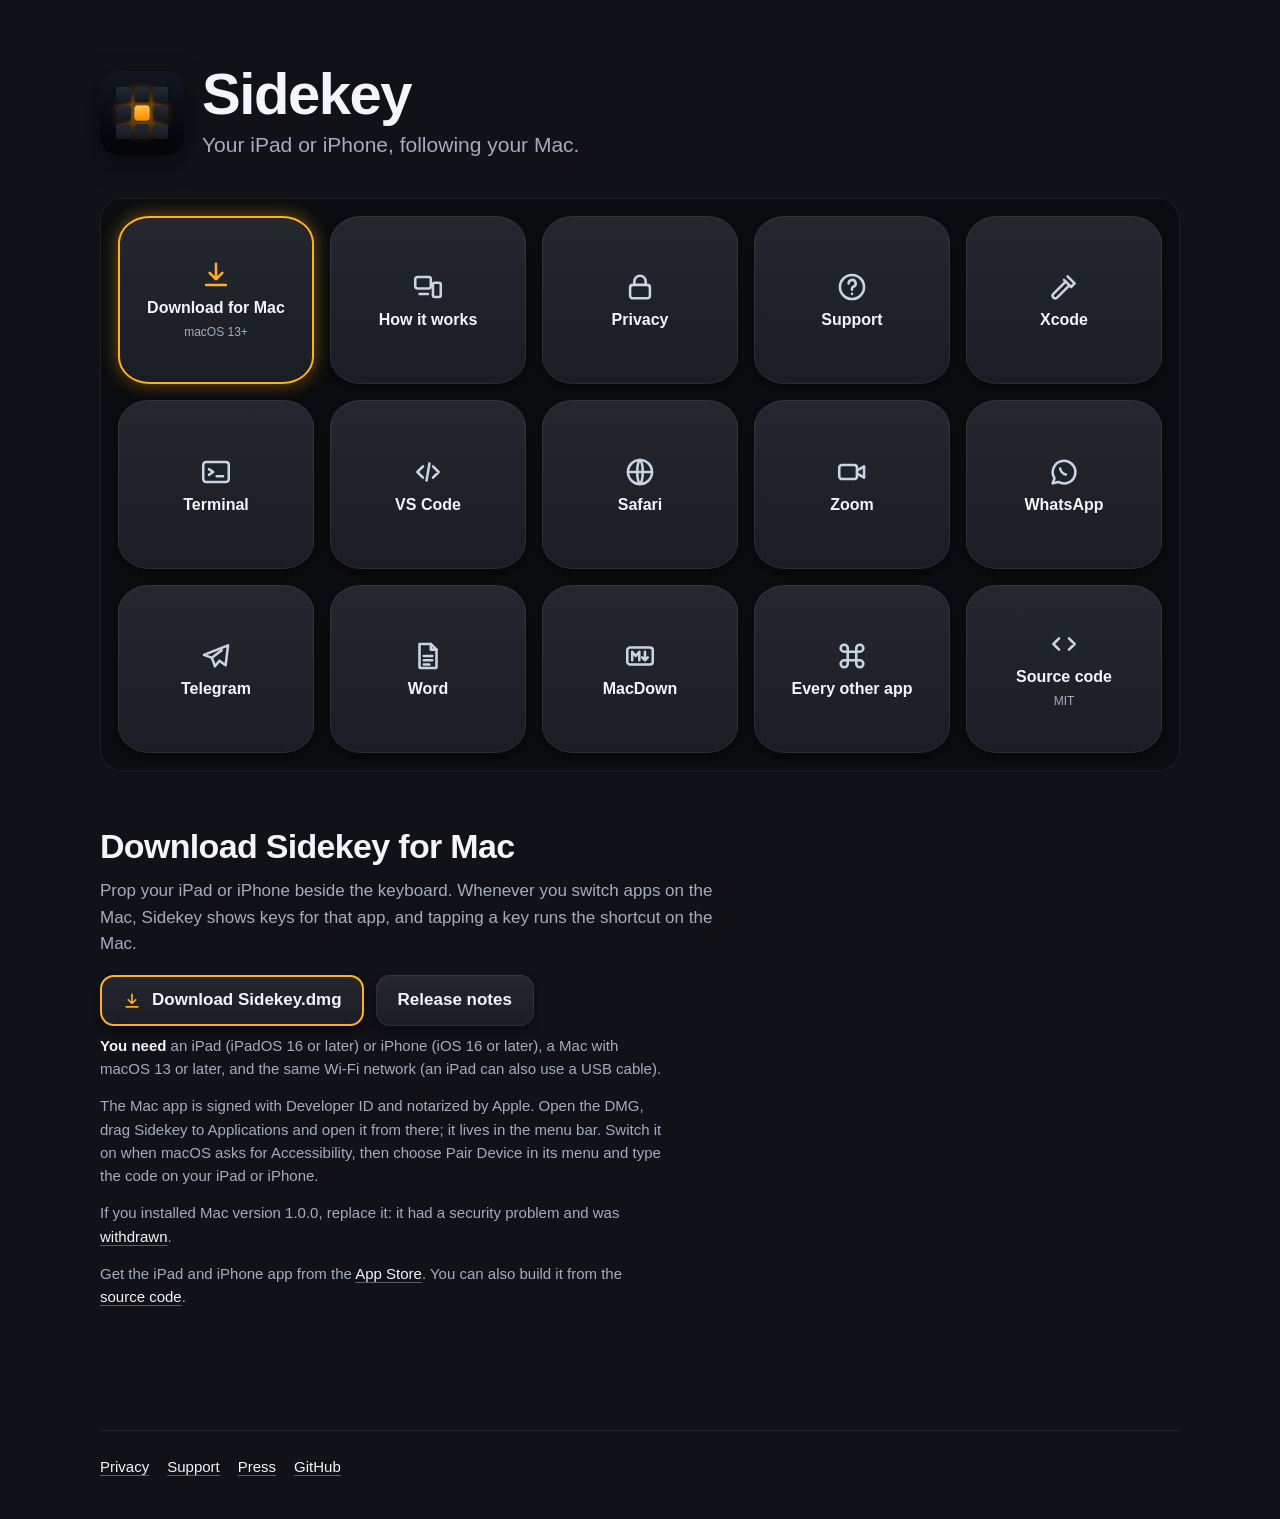
<file: docs/index.html>
<!doctype html>
<html lang="en">
<head>
  <meta charset="utf-8">
  <meta name="viewport" content="width=device-width, initial-scale=1">
  <title>Sidekey: an iPad and iPhone shortcut deck that follows your Mac</title>
  <meta name="description" content="Sidekey turns an iPad or iPhone into a shortcut deck for your Mac. The keys change with the app in front, and every tap shows what the Mac did with it.">
  <link rel="icon" href="favicon.png">
  <link rel="stylesheet" href="style.css">
  <script>document.documentElement.classList.add("js")</script>
</head>
<body>
  <div class="wrap">
    <header class="masthead">
      <img src="icon.png" alt="" width="84" height="84">
      <div>
        <h1>Sidekey</h1>
        <p>Your iPad or iPhone, following your Mac.</p>
      </div>
    </header>

    <main>
      <nav aria-label="Sidekey">
        <ul class="deck">
          <li><a class="key lit" href="#download" data-role="run" data-panel="download">
            <svg viewBox="0 0 24 24" aria-hidden="true"><path d="M12 4v11m0 0-4.5-4.5M12 15l4.5-4.5M5 19h14"/></svg>
            <span class="name">Download for Mac</span><span class="hint">macOS 13+</span></a></li>
          <li><a class="key" href="#how" data-role="navigate" data-panel="how">
            <svg viewBox="0 0 24 24" aria-hidden="true"><rect x="3" y="5" width="11" height="8" rx="1.5"/><rect x="15.5" y="9" width="5.5" height="10" rx="1.2"/><path d="M6 17h6"/></svg>
            <span class="name">How it works</span></a></li>
          <li><a class="key" href="privacy.html" data-role="navigate">
            <svg viewBox="0 0 24 24" aria-hidden="true"><rect x="5" y="10.5" width="14" height="9.5" rx="2"/><path d="M8 10.5V8a4 4 0 0 1 8 0v2.5"/></svg>
            <span class="name">Privacy</span></a></li>
          <li><a class="key" href="support.html" data-role="navigate">
            <svg viewBox="0 0 24 24" aria-hidden="true"><circle cx="12" cy="12" r="8.5"/><path d="M9.6 9.5a2.5 2.5 0 1 1 3.4 2.3c-.6.3-1 .8-1 1.5v.7M12 16.8v.2"/></svg>
            <span class="name">Support</span></a></li>

          <li><a class="key" href="#xcode" data-role="navigate" data-panel="xcode"><svg viewBox="0 0 24 24" aria-hidden="true"><path d="M14.5 4.5 19.5 9.5 17 12 12 7"/><path d="M13.2 8.2 4.5 16.9a1.8 1.8 0 0 0 2.6 2.6l8.7-8.7"/></svg><span class="name">Xcode</span></a></li>
          <li><a class="key" href="#terminal" data-role="navigate" data-panel="terminal"><svg viewBox="0 0 24 24" aria-hidden="true"><rect x="3" y="5" width="18" height="14" rx="2"/><path d="m7 10 3 2-3 2M12.5 15H17"/></svg><span class="name">Terminal</span></a></li>
          <li><a class="key" href="#vscode" data-role="navigate" data-panel="vscode"><svg viewBox="0 0 24 24" aria-hidden="true"><path d="m8.5 8-4 4 4 4M15.5 8l4 4-4 4M13 6l-2 12"/></svg><span class="name">VS Code</span></a></li>
          <li><a class="key" href="#safari" data-role="navigate" data-panel="safari"><svg viewBox="0 0 24 24" aria-hidden="true"><circle cx="12" cy="12" r="8.5"/><path d="M3.5 12h17M12 3.5c2.6 2.6 2.6 14.4 0 17M12 3.5c-2.6 2.6-2.6 14.4 0 17"/></svg><span class="name">Safari</span></a></li>
          <li><a class="key" href="#zoom" data-role="navigate" data-panel="zoom"><svg viewBox="0 0 24 24" aria-hidden="true"><rect x="3" y="7" width="12.5" height="10" rx="2"/><path d="m15.5 11 5-3v8l-5-3"/></svg><span class="name">Zoom</span></a></li>

          <li><a class="key" href="#whatsapp" data-role="navigate" data-panel="whatsapp"><svg viewBox="0 0 24 24" aria-hidden="true"><path d="M4 20l1.3-3.6A8 8 0 1 1 8 19z"/><path d="M9.3 9.6c.3 1.8 2 3.6 4 4.2"/></svg><span class="name">WhatsApp</span></a></li>
          <li><a class="key" href="#telegram" data-role="navigate" data-panel="telegram"><svg viewBox="0 0 24 24" aria-hidden="true"><path d="M20.5 4.5 3.5 11.2l5.6 2.1 2.2 5.9 3.1-3.9 4.4 3.2z"/><path d="m9.1 13.3 6.9-5.3"/></svg><span class="name">Telegram</span></a></li>
          <li><a class="key" href="#word" data-role="navigate" data-panel="word"><svg viewBox="0 0 24 24" aria-hidden="true"><path d="M6 3.5h8l4 4V20a.5.5 0 0 1-.5.5h-11A.5.5 0 0 1 6 20z"/><path d="M14 3.5v4h4M9 12h6M9 15h6M9 18h4"/></svg><span class="name">Word</span></a></li>
          <li><a class="key" href="#macdown" data-role="navigate" data-panel="macdown"><svg viewBox="0 0 24 24" aria-hidden="true"><rect x="3" y="6" width="18" height="12" rx="2"/><path d="M6.5 15V9l2.5 3 2.5-3v6M15.5 9v6m0 0-2-2m2 2 2-2"/></svg><span class="name">MacDown</span></a></li>
          <li><a class="key" href="#system" data-role="navigate" data-panel="system"><svg viewBox="0 0 24 24" aria-hidden="true"><path d="M9 9V6.5A2.5 2.5 0 1 0 6.5 9H9zm0 0v6m0-6h6m-6 6H6.5A2.5 2.5 0 1 0 9 17.5V15zm0 0h6m0 0v2.5a2.5 2.5 0 1 0 2.5-2.5H15zm0 0V9m0 0h2.5A2.5 2.5 0 1 0 15 6.5V9z"/></svg><span class="name">Every other app</span></a></li>
          <li><a class="key" href="https://github.com/hoquem/sidekey" data-role="navigate">
            <svg viewBox="0 0 24 24" aria-hidden="true"><path d="m8.5 8-4 4 4 4M15.5 8l4 4-4 4"/></svg>
            <span class="name">Source code</span><span class="hint">MIT</span></a></li>
        </ul>
      </nav>

      <div class="panels">
        <section class="panel shown" id="download" aria-labelledby="download-title">
          <h2 id="download-title">Download Sidekey for Mac</h2>
          <p>Prop your iPad or iPhone beside the keyboard. Whenever you switch apps on the Mac, Sidekey shows keys for that app, and tapping a key runs the shortcut on the Mac.</p>
          <div class="actions">
            <a class="button primary" href="https://github.com/hoquem/sidekey/releases/latest/download/Sidekey.dmg"><svg viewBox="0 0 24 24" aria-hidden="true"><path d="M12 4v11m0 0-4.5-4.5M12 15l4.5-4.5M5 19h14"/></svg>Download Sidekey.dmg</a>
            <a class="button secondary" href="https://github.com/hoquem/sidekey/releases/latest">Release notes</a>
          </div>
          <p class="note"><strong>You need</strong> an iPad (iPadOS 16 or later) or iPhone (iOS 16 or later), a Mac with macOS 13 or later, and the same Wi-Fi network (an iPad can also use a USB cable).</p>
          <p class="note">The Mac app is signed with Developer ID and notarized by Apple. Open the DMG, drag Sidekey to Applications and open it from there; it lives in the menu bar. Switch it on when macOS asks for Accessibility, then choose Pair Device in its menu and type the code on your iPad or iPhone.</p>
          <p class="note">If you installed Mac version 1.0.0, replace it: it had a security problem and was <a href="https://github.com/hoquem/sidekey/releases/tag/v1.0.0">withdrawn</a>.</p>
          <p class="note">Get the iPad and iPhone app from the <a href="https://apps.apple.com/app/id6820215459">App Store</a>. You can also build it from the <a href="https://github.com/hoquem/sidekey#build-from-source">source code</a>.</p>
        </section>

        <section class="panel" id="how" aria-labelledby="how-title">
          <h2 id="how-title">How it works</h2>
          <ol>
            <li><strong>Sidekey on the Mac</strong> lives in the menu bar and watches which app is in front.</li>
            <li><strong>Sidekey on the iPad or iPhone</strong> finds the Mac on the same Wi-Fi network; an iPad plugged into the Mac with a USB cable uses that instead.</li>
            <li><strong>Pair once.</strong> Choose Pair Device in the Mac's Sidekey menu and type the code it shows into the iPad or iPhone. Until a device is paired, the Mac sends it only its name and a pairing request and runs none of its taps. After that, the device connects to your Mac by itself.</li>
            <li><strong>The keys change with the app.</strong> The top of the screen shows the Mac app's icon, name and window title, so you always know where a tap will land.</li>
            <li><strong>Every tap gets an answer.</strong> A key glows amber while the Mac works, lights up when the shortcut was sent, and shakes with the Mac's reason when it could not be.</li>
            <li><strong>The Mac runs only its own actions.</strong> The Mac runs a key's action from its own layout, never an action sent over the network. Layouts you make can only send shortcuts, run your Apple Shortcuts or switch Citrix modes; they cannot run shell commands or AppleScript themselves.</li>
            <li><strong>Use a trusted connection.</strong> Traffic is not encrypted yet, so use Sidekey over USB (iPad) or on a network you trust. See <a href="privacy.html">Privacy</a> for what that means.</li>
            <li><strong>Disruptive keys need a hold.</strong> Lock Mac, Interrupt, End Call, Telegram Lock, Xcode Clean, Leave in the Teams Meeting mode, and Citrix Viewer's Lock, Close App and Teams Leave fire only after a press and hold.</li>
          </ol>
        </section>


        <section class="panel app-panel" id="xcode" data-layout="xcode" aria-labelledby="xcode-title"><h2 id="xcode-title">Xcode</h2>
          <!-- layout:xcode -->
          <p>When Xcode is in front, Sidekey shows these keys and the shortcut each one sends.</p>
          <div class="mini-deck" role="list"><div class="mini-key" role="listitem" data-role="run"><b>Run</b><span>⌘R</span></div><div class="mini-key" role="listitem" data-role="run"><b>Build</b><span>⌘B</span></div><div class="mini-key" role="listitem" data-role="run"><b>Test</b><span>⌘U</span></div><div class="mini-key" role="listitem" data-role="danger"><b>Stop</b><span>⌘.</span></div><div class="mini-key" role="listitem" data-role="danger"><b>Clean</b><span>Hold · ⇧⌘K</span></div><div class="mini-key" role="listitem" data-role="create"><b>Open Quickly</b><span>⇧⌘O</span></div><div class="mini-key" role="listitem" data-role="navigate"><b>Navigator</b><span>⌘0</span></div><div class="mini-key" role="listitem" data-role="navigate"><b>Debug Area</b><span>⇧⌘Y</span></div><div class="mini-key" role="listitem" data-role="navigate"><b>Inspector</b><span>⌥⌘0</span></div><div class="mini-key" role="listitem" data-role="modify"><b>Canvas</b><span>⌥⌘↩︎</span></div><div class="mini-key" role="listitem" data-role="navigate"><b>Jump to Def</b><span>⌃⌘J</span></div><div class="mini-key" role="listitem" data-role="navigate"><b>Back</b><span>⌃⌘←</span></div><div class="mini-key" role="listitem" data-role="modify"><b>Comment</b><span>⌘/</span></div><div class="mini-key" role="listitem" data-role="modify"><b>Re-Indent</b><span>⌃I</span></div><div class="mini-key" role="listitem" data-role="navigate"><b>Find All</b><span>⇧⌘F</span></div></div>
          <!-- /layout -->
        </section>
        <section class="panel app-panel" id="terminal" data-layout="terminal" aria-labelledby="terminal-title"><h2 id="terminal-title">Terminal</h2>
          <!-- layout:terminal -->
          <p>When Terminal is in front, Sidekey shows these keys and the shortcut each one sends.</p>
          <div class="mini-deck" role="list"><div class="mini-key" role="listitem" data-role="create"><b>New Tab</b><span>⌘T</span></div><div class="mini-key" role="listitem" data-role="create"><b>New Window</b><span>⌘N</span></div><div class="mini-key" role="listitem" data-role="danger"><b>Close Tab</b><span>⌘W</span></div><div class="mini-key" role="listitem" data-role="navigate"><b>Prev Tab</b><span>⌃⇧⇥︎</span></div><div class="mini-key" role="listitem" data-role="navigate"><b>Next Tab</b><span>⌃⇥︎</span></div><div class="mini-key" role="listitem" data-role="modify"><b>Clear</b><span>⌘K</span></div><div class="mini-key" role="listitem" data-role="danger"><b>Interrupt</b><span>Hold · ⌃C</span></div><div class="mini-key" role="listitem" data-role="navigate"><b>Find</b><span>⌘F</span></div><div class="mini-key" role="listitem" data-role="modify"><b>Copy</b><span>⌘C</span></div><div class="mini-key" role="listitem" data-role="modify"><b>Paste</b><span>⌘V</span></div><div class="mini-key" role="listitem" data-role="modify"><b>Zoom In</b><span>⌘=</span></div><div class="mini-key" role="listitem" data-role="modify"><b>Zoom Out</b><span>⌘-</span></div><div class="mini-key" role="listitem" data-role="create"><b>Split Pane</b><span>⌘D</span></div><div class="mini-key" role="listitem" data-role="navigate"><b>Prev Cmd</b><span>⌘↑</span></div><div class="mini-key" role="listitem" data-role="navigate"><b>Next Cmd</b><span>⌘↓</span></div></div>
          <!-- /layout -->
        </section>
        <section class="panel app-panel" id="vscode" data-layout="vscode" aria-labelledby="vscode-title"><h2 id="vscode-title">VS Code</h2>
          <!-- layout:vscode -->
          <p>When VS Code is in front, Sidekey shows these keys and the shortcut each one sends.</p>
          <div class="mini-deck" role="list"><div class="mini-key" role="listitem" data-role="create"><b>Cmd Palette</b><span>⇧⌘P</span></div><div class="mini-key" role="listitem" data-role="create"><b>Quick Open</b><span>⌘P</span></div><div class="mini-key" role="listitem" data-role="navigate"><b>Toggle Term</b><span>⌃`</span></div><div class="mini-key" role="listitem" data-role="modify"><b>Format Code</b><span>⌥⇧F</span></div><div class="mini-key" role="listitem" data-role="navigate"><b>Source Control</b><span>⌃⇧G</span></div><div class="mini-key" role="listitem" data-role="run"><b>Run Tests</b><span>⌘;</span></div><div class="mini-key" role="listitem" data-role="navigate"><b>Sidebar</b><span>⌘B</span></div><div class="mini-key" role="listitem" data-role="navigate"><b>Find In Files</b><span>⇧⌘F</span></div><div class="mini-key empty" aria-hidden="true"></div><div class="mini-key empty" aria-hidden="true"></div><div class="mini-key empty" aria-hidden="true"></div><div class="mini-key empty" aria-hidden="true"></div><div class="mini-key empty" aria-hidden="true"></div><div class="mini-key empty" aria-hidden="true"></div><div class="mini-key empty" aria-hidden="true"></div></div>
          <!-- /layout -->
        </section>
        <section class="panel app-panel" id="safari" data-layout="safari" aria-labelledby="safari-title"><h2 id="safari-title">Safari</h2>
          <!-- layout:safari -->
          <p>When Safari is in front, Sidekey shows these keys and the shortcut each one sends.</p>
          <div class="mini-deck" role="list"><div class="mini-key" role="listitem" data-role="create"><b>New Tab</b><span>⌘T</span></div><div class="mini-key" role="listitem" data-role="danger"><b>Close Tab</b><span>⌘W</span></div><div class="mini-key" role="listitem" data-role="create"><b>Reopen</b><span>⇧⌘T</span></div><div class="mini-key" role="listitem" data-role="run"><b>Reload</b><span>⌘R</span></div><div class="mini-key" role="listitem" data-role="navigate"><b>Reader</b><span>⇧⌘R</span></div><div class="mini-key" role="listitem" data-role="navigate"><b>Back</b><span>⌘[</span></div><div class="mini-key" role="listitem" data-role="navigate"><b>Forward</b><span>⌘]</span></div><div class="mini-key" role="listitem" data-role="navigate"><b>Prev Tab</b><span>⌃⇧⇥︎</span></div><div class="mini-key" role="listitem" data-role="navigate"><b>Next Tab</b><span>⌃⇥︎</span></div><div class="mini-key" role="listitem" data-role="navigate"><b>Tab Overview</b><span>⇧⌘\</span></div><div class="mini-key" role="listitem" data-role="navigate"><b>Address Bar</b><span>⌘L</span></div><div class="mini-key" role="listitem" data-role="create"><b>Bookmark</b><span>⌘D</span></div><div class="mini-key" role="listitem" data-role="create"><b>Reading List</b><span>⇧⌘D</span></div><div class="mini-key" role="listitem" data-role="navigate"><b>Downloads</b><span>⌥⌘L</span></div><div class="mini-key" role="listitem" data-role="create"><b>Private</b><span>⇧⌘N</span></div></div>
          <!-- /layout -->
        </section>
        <section class="panel app-panel" id="zoom" data-layout="zoom" aria-labelledby="zoom-title"><h2 id="zoom-title">Zoom</h2>
          <!-- layout:zoom -->
          <p>When Zoom is in front, Sidekey shows these keys and the shortcut each one sends.</p>
          <div class="mini-deck" role="list"><div class="mini-key" role="listitem" data-role="modify"><b>Mute</b><span>⇧⌘A</span></div><div class="mini-key" role="listitem" data-role="modify"><b>Video</b><span>⇧⌘V</span></div><div class="mini-key" role="listitem" data-role="run"><b>Share Screen</b><span>⇧⌘S</span></div><div class="mini-key" role="listitem" data-role="modify"><b>Pause Share</b><span>⇧⌘T</span></div><div class="mini-key" role="listitem" data-role="modify"><b>Raise Hand</b><span>⌥Y</span></div><div class="mini-key" role="listitem" data-role="navigate"><b>Chat</b><span>⇧⌘H</span></div><div class="mini-key" role="listitem" data-role="navigate"><b>Participants</b><span>⌘U</span></div><div class="mini-key" role="listitem" data-role="navigate"><b>Switch View</b><span>⇧⌘W</span></div><div class="mini-key" role="listitem" data-role="navigate"><b>Mini Window</b><span>⇧⌘M</span></div><div class="mini-key" role="listitem" data-role="navigate"><b>Full Screen</b><span>⇧⌘F</span></div><div class="mini-key" role="listitem" data-role="create"><b>Invite</b><span>⌘I</span></div><div class="mini-key" role="listitem" data-role="run"><b>Record</b><span>⇧⌘R</span></div><div class="mini-key" role="listitem" data-role="modify"><b>Pause Rec</b><span>⇧⌘P</span></div><div class="mini-key" role="listitem" data-role="modify"><b>Switch Camera</b><span>⇧⌘N</span></div><div class="mini-key" role="listitem" data-role="run"><b>Join Meeting</b><span>⌘J</span></div></div>
          <!-- /layout --><p>The deck also shows meeting state such as your mic. This is built from Zoom's documented menus and not yet tested in a live meeting.</p>
        </section>
        <section class="panel app-panel" id="whatsapp" data-layout="whatsapp" aria-labelledby="whatsapp-title"><h2 id="whatsapp-title">WhatsApp</h2>
          <!-- layout:whatsapp -->
          <p>When WhatsApp is in front, Sidekey shows these keys and the shortcut each one sends.</p>
          <div class="mini-deck" role="list"><div class="mini-key" role="listitem" data-role="create"><b>New Chat</b><span>⌘N</span></div><div class="mini-key" role="listitem" data-role="create"><b>New Group</b><span>⇧⌘N</span></div><div class="mini-key" role="listitem" data-role="navigate"><b>Search</b><span>⌘F</span></div><div class="mini-key" role="listitem" data-role="navigate"><b>Search Chat</b><span>⌥⌘F</span></div><div class="mini-key" role="listitem" data-role="navigate"><b>Archived</b><span>⌃4</span></div><div class="mini-key" role="listitem" data-role="navigate"><b>Prev Chat</b><span>⇧⌘[</span></div><div class="mini-key" role="listitem" data-role="navigate"><b>Next Chat</b><span>⇧⌘]</span></div><div class="mini-key" role="listitem" data-role="modify"><b>Mark Unread</b><span>⇧⌘U</span></div><div class="mini-key" role="listitem" data-role="modify"><b>Archive</b><span>⇧⌘E</span></div><div class="mini-key" role="listitem" data-role="modify"><b>Pin</b><span>⇧⌘P</span></div><div class="mini-key" role="listitem" data-role="modify"><b>Mute Chat</b><span>⇧⌘M</span></div><div class="mini-key" role="listitem" data-role="run"><b>New Call</b><span>⇧⌘C</span></div><div class="mini-key" role="listitem" data-role="modify"><b>Mute Mic</b><span>⌃⌘M</span></div><div class="mini-key" role="listitem" data-role="modify"><b>Camera Off</b><span>⌃⌘V</span></div><div class="mini-key" role="listitem" data-role="danger"><b>End Call</b><span>Hold · ⌃⌘W</span></div></div>
          <!-- /layout -->
        </section>
        <section class="panel app-panel" id="telegram" data-layout="telegram" aria-labelledby="telegram-title"><h2 id="telegram-title">Telegram</h2>
          <!-- layout:telegram -->
          <p>When Telegram is in front, Sidekey shows these keys and the shortcut each one sends.</p>
          <div class="mini-deck" role="list"><div class="mini-key" role="listitem" data-role="navigate"><b>Search</b><span>⌘F</span></div><div class="mini-key" role="listitem" data-role="navigate"><b>Prev Chat</b><span>⌥↑</span></div><div class="mini-key" role="listitem" data-role="navigate"><b>Next Chat</b><span>⌥↓</span></div><div class="mini-key" role="listitem" data-role="navigate"><b>Saved Msgs</b><span>⌘0</span></div><div class="mini-key" role="listitem" data-role="modify"><b>Archive</b><span>⌘9</span></div><div class="mini-key" role="listitem" data-role="navigate"><b>Pinned 1</b><span>⌘1</span></div><div class="mini-key" role="listitem" data-role="navigate"><b>Pinned 2</b><span>⌘2</span></div><div class="mini-key" role="listitem" data-role="navigate"><b>Pinned 3</b><span>⌘3</span></div><div class="mini-key" role="listitem" data-role="navigate"><b>Pinned 4</b><span>⌘4</span></div><div class="mini-key" role="listitem" data-role="navigate"><b>Contacts</b><span>⌘J</span></div><div class="mini-key" role="listitem" data-role="navigate"><b>All Chats</b><span>⌃1</span></div><div class="mini-key" role="listitem" data-role="navigate"><b>Prev Folder</b><span>⌃⇧↑</span></div><div class="mini-key" role="listitem" data-role="navigate"><b>Next Folder</b><span>⌃⇧↓</span></div><div class="mini-key" role="listitem" data-role="navigate"><b>Chat Menu</b><span>⌘\</span></div><div class="mini-key" role="listitem" data-role="danger"><b>Lock</b><span>Hold · ⌘L</span></div></div>
          <!-- /layout -->
        </section>
        <section class="panel app-panel" id="word" data-layout="word" aria-labelledby="word-title"><h2 id="word-title">Microsoft Word</h2>
          <!-- layout:word -->
          <p>When Word is in front, Sidekey shows these keys and the shortcut each one sends.</p>
          <div class="mini-deck" role="list"><div class="mini-key" role="listitem" data-role="create"><b>New</b><span>⌘N</span></div><div class="mini-key" role="listitem" data-role="create"><b>Open</b><span>⌘O</span></div><div class="mini-key" role="listitem" data-role="run"><b>Save</b><span>⌘S</span></div><div class="mini-key" role="listitem" data-role="run"><b>Print</b><span>⌘P</span></div><div class="mini-key" role="listitem" data-role="navigate"><b>Find</b><span>⌘F</span></div><div class="mini-key" role="listitem" data-role="modify"><b>Bold</b><span>⌘B</span></div><div class="mini-key" role="listitem" data-role="modify"><b>Italic</b><span>⌘I</span></div><div class="mini-key" role="listitem" data-role="modify"><b>Underline</b><span>⌘U</span></div><div class="mini-key" role="listitem" data-role="modify"><b>Link</b><span>⌘K</span></div><div class="mini-key" role="listitem" data-role="modify"><b>Center</b><span>⌘E</span></div><div class="mini-key" role="listitem" data-role="create"><b>Comment</b><span>⌥⌘A</span></div><div class="mini-key" role="listitem" data-role="modify"><b>Track Changes</b><span>⇧⌘E</span></div><div class="mini-key" role="listitem" data-role="modify"><b>Undo</b><span>⌘Z</span></div><div class="mini-key" role="listitem" data-role="modify"><b>Redo</b><span>⌘Y</span></div><div class="mini-key" role="listitem" data-role="navigate"><b>Focus</b><span>⌃⇧⌘F</span></div></div>
          <!-- /layout -->
        </section>
        <section class="panel app-panel" id="macdown" data-layout="macdown" aria-labelledby="macdown-title"><h2 id="macdown-title">MacDown</h2>
          <!-- layout:macdown -->
          <p>When MacDown is in front, Sidekey shows these keys and the shortcut each one sends.</p>
          <div class="mini-deck" role="list"><div class="mini-key" role="listitem" data-role="create"><b>New</b><span>⌘N</span></div><div class="mini-key" role="listitem" data-role="create"><b>Open</b><span>⌘O</span></div><div class="mini-key" role="listitem" data-role="run"><b>Save</b><span>⌘S</span></div><div class="mini-key" role="listitem" data-role="create"><b>Copy HTML</b><span>⌥⌘C</span></div><div class="mini-key" role="listitem" data-role="navigate"><b>1:1 Split</b><span>⇧⌘0</span></div><div class="mini-key" role="listitem" data-role="modify"><b>Bold</b><span>⌘B</span></div><div class="mini-key" role="listitem" data-role="modify"><b>Italic</b><span>⌘I</span></div><div class="mini-key" role="listitem" data-role="modify"><b>Code</b><span>⌘K</span></div><div class="mini-key" role="listitem" data-role="modify"><b>Link</b><span>⇧⌘K</span></div><div class="mini-key" role="listitem" data-role="modify"><b>Image</b><span>⇧⌘I</span></div><div class="mini-key" role="listitem" data-role="modify"><b>Numbered</b><span>⇧⌘O</span></div><div class="mini-key" role="listitem" data-role="modify"><b>Bullets</b><span>⇧⌘U</span></div><div class="mini-key" role="listitem" data-role="modify"><b>Quote</b><span>⇧⌘B</span></div><div class="mini-key" role="listitem" data-role="modify"><b>Comment</b><span>⌘/</span></div><div class="mini-key" role="listitem" data-role="modify"><b>Indent</b><span>⌘]</span></div></div>
          <!-- /layout -->
        </section>
        <section class="panel app-panel" id="system" data-layout="system" aria-labelledby="system-title"><h2 id="system-title">Every other app</h2>
          <!-- layout:system -->
          <p>When any other app is in front, Sidekey shows these keys and the shortcut each one sends.</p>
          <div class="mini-deck" role="list"><div class="mini-key" role="listitem" data-role="modify"><b>Mute Mic</b><span>Runs on Mac</span></div><div class="mini-key" role="listitem" data-role="run"><b>Play/Pause</b><span>Runs on Mac</span></div><div class="mini-key" role="listitem" data-role="run"><b>Screenshot</b><span>⇧⌘4</span></div><div class="mini-key" role="listitem" data-role="navigate"><b>Spotlight</b><span>⌘Space</span></div><div class="mini-key" role="listitem" data-role="danger"><b>Lock Mac</b><span>Hold · ⌃⌘Q</span></div><div class="mini-key" role="listitem" data-role="navigate"><b>Terminal</b><span>Runs on Mac</span></div><div class="mini-key" role="listitem" data-role="navigate"><b>Finder</b><span>Runs on Mac</span></div><div class="mini-key" role="listitem" data-role="modify"><b>Do Not Disturb</b><span>Runs on Mac</span></div><div class="mini-key empty" aria-hidden="true"></div><div class="mini-key empty" aria-hidden="true"></div><div class="mini-key empty" aria-hidden="true"></div><div class="mini-key empty" aria-hidden="true"></div><div class="mini-key empty" aria-hidden="true"></div><div class="mini-key empty" aria-hidden="true"></div><div class="mini-key empty" aria-hidden="true"></div></div>
          <!-- /layout --><p>Apps without their own layout get these system keys. Do Not Disturb runs a shortcut named Toggle Focus, which you create in the Shortcuts app on your Mac.</p>
          <p>More apps have their own layouts too: Chrome, Arc, Finder, Mail, Messages, Notes, Calendar, Music, Photos, Excel, PowerPoint, Outlook, Teams, Slack, Spotify, Notion, ChatGPT, Citrix Viewer, Cursor, Antigravity and OpenCode. <a href="https://github.com/hoquem/sidekey#built-in-layouts">See every layout</a>. With Sidekey for Mac 1.4.0 or later, Edit Layouts in the menu lets you change, move, remove and reset keys and add a layout for any other app.</p>
        </section>
      </div>
    </main>

    <footer>
      <nav aria-label="Footer">
        <a href="privacy.html">Privacy</a>
        <a href="support.html">Support</a>
        <a href="press.html">Press</a>
        <a href="https://github.com/hoquem/sidekey">GitHub</a>
      </nav>
    </footer>
  </div>

  <script src="site.js"></script>
</body>
</html>
</file>
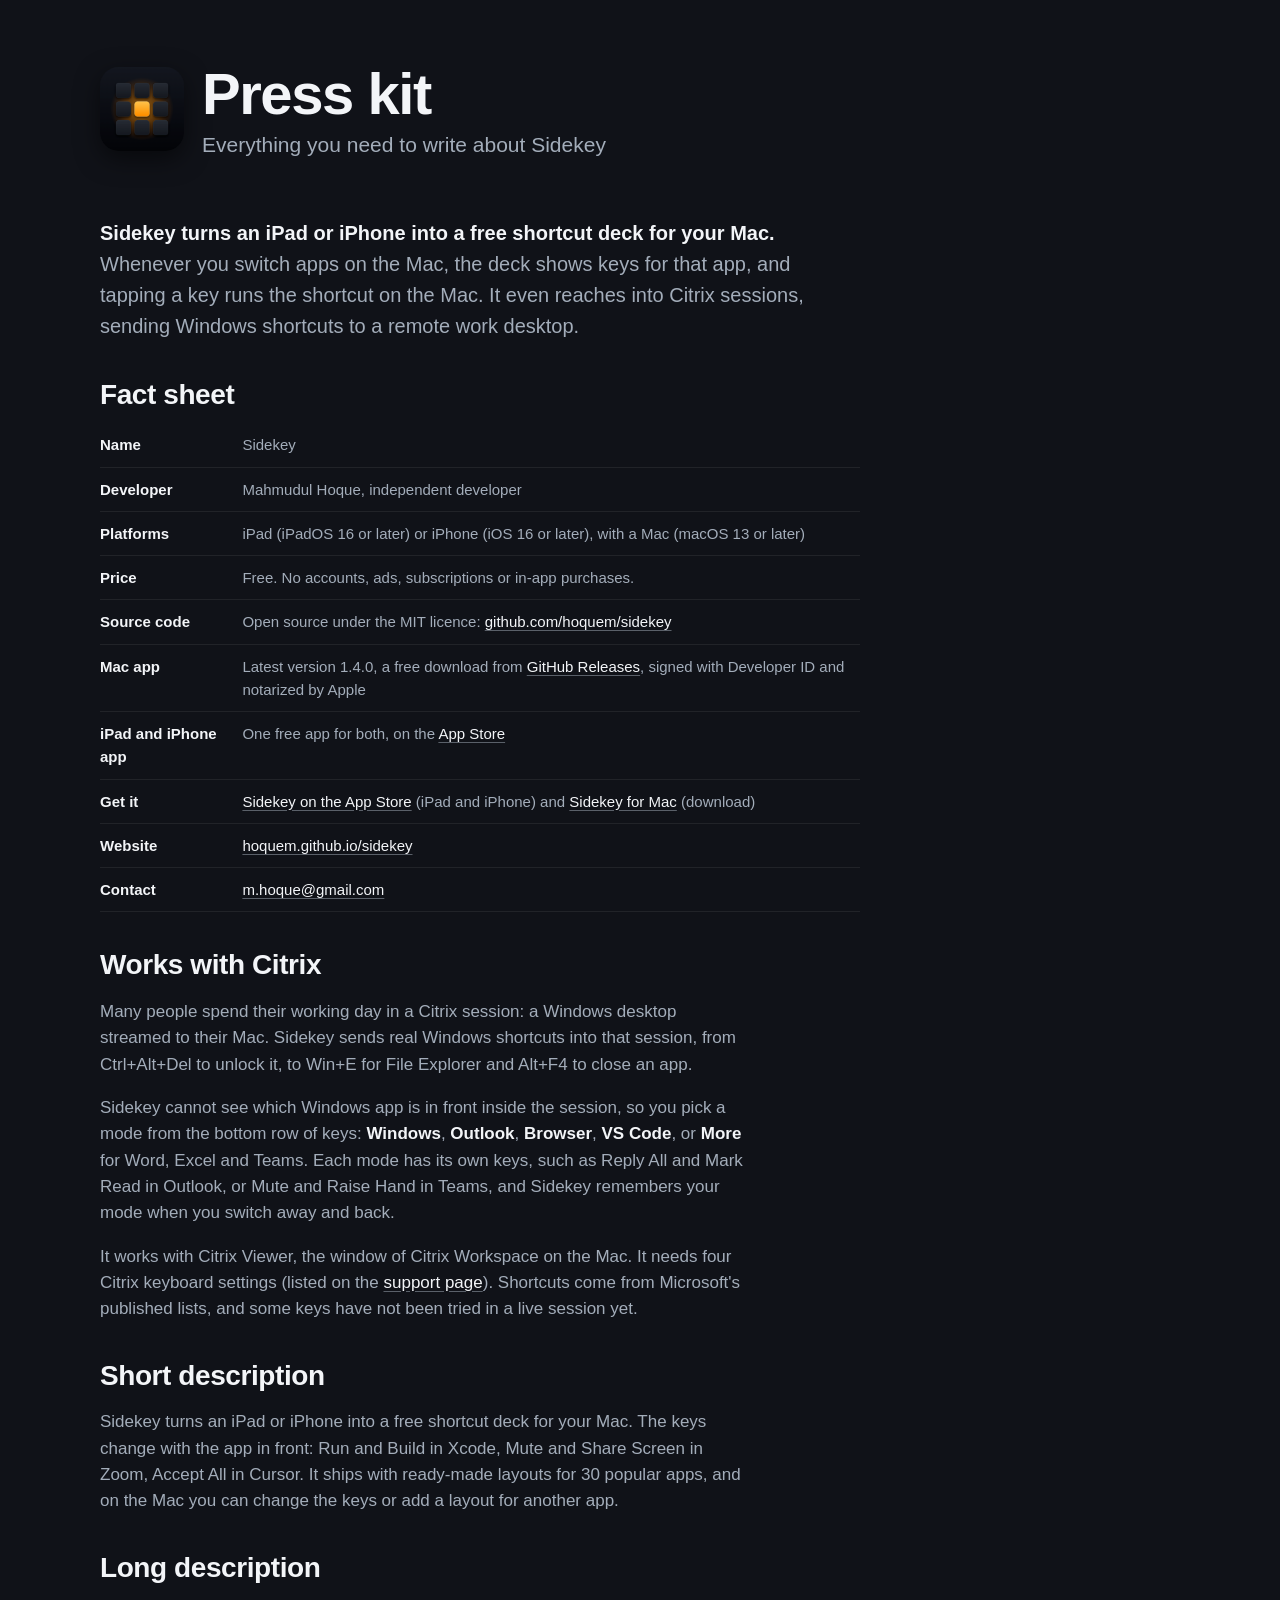
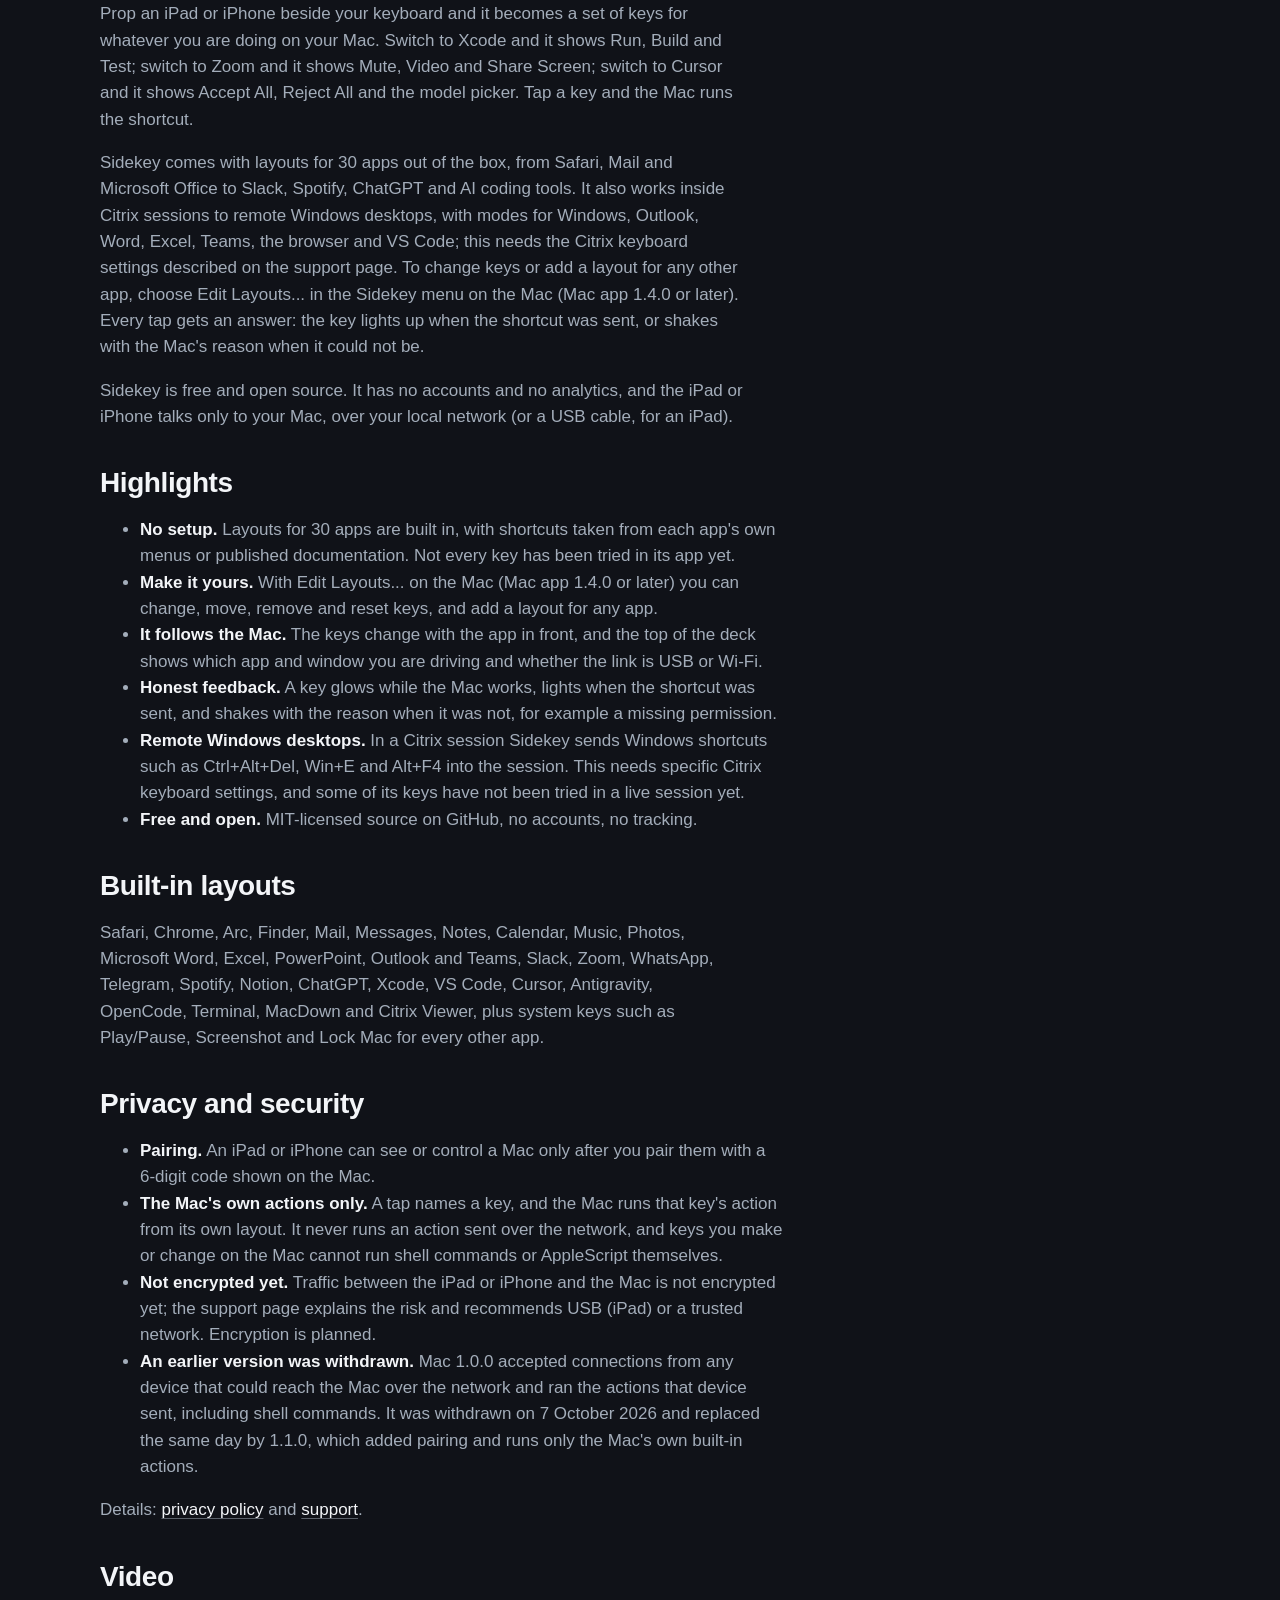
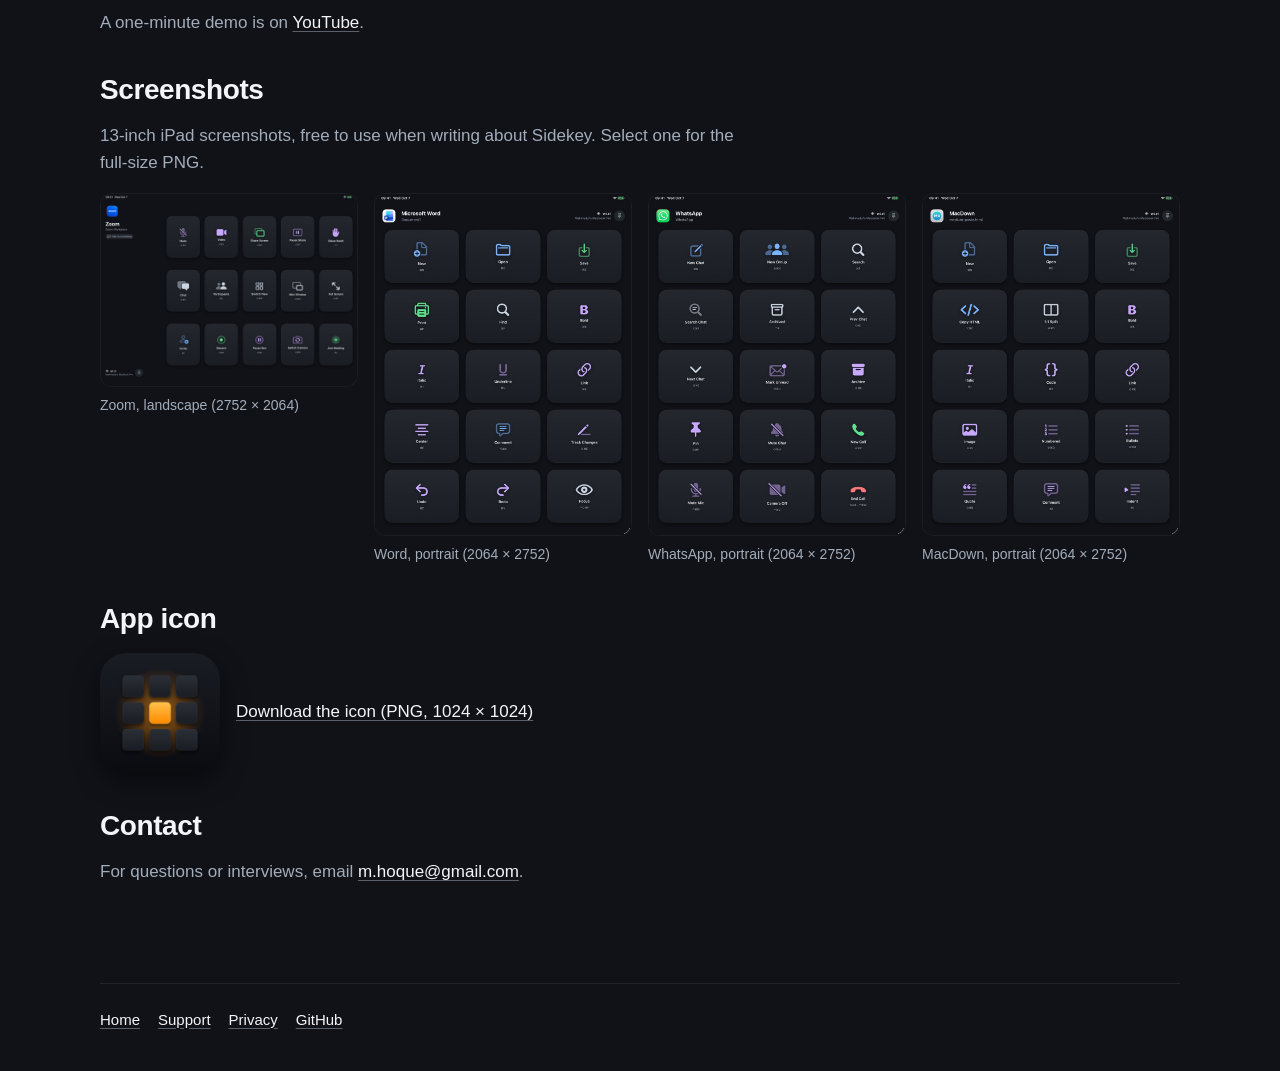
<file: docs/press.html>
<!doctype html>
<html lang="en">
<head>
  <meta charset="utf-8">
  <meta name="viewport" content="width=device-width, initial-scale=1">
  <title>Sidekey press kit</title>
  <meta name="description" content="Facts, descriptions, screenshots and the app icon for writing about Sidekey, the free iPad and iPhone shortcut deck for your Mac.">
  <link rel="icon" href="favicon.png">
  <link rel="stylesheet" href="style.css">
</head>
<body>
  <div class="wrap">
    <header class="masthead">
      <a href="index.html"><img src="icon.png" alt="Sidekey home" width="84" height="84"></a>
      <div>
        <h1>Press kit</h1>
        <p>Everything you need to write about Sidekey</p>
      </div>
    </header>

    <main class="doc">
      <p class="lede"><strong>Sidekey turns an iPad or iPhone into a free shortcut deck for your Mac.</strong> Whenever you switch apps on the Mac, the deck shows keys for that app, and tapping a key runs the shortcut on the Mac. It even reaches into Citrix sessions, sending Windows shortcuts to a remote work desktop.</p>

      <h2>Fact sheet</h2>
      <table>
        <tbody>
          <tr><th scope="row">Name</th><td>Sidekey</td></tr>
          <tr><th scope="row">Developer</th><td>Mahmudul Hoque, independent developer</td></tr>
          <tr><th scope="row">Platforms</th><td>iPad (iPadOS 16 or later) or iPhone (iOS 16 or later), with a Mac (macOS 13 or later)</td></tr>
          <tr><th scope="row">Price</th><td>Free. No accounts, ads, subscriptions or in-app purchases.</td></tr>
          <tr><th scope="row">Source code</th><td>Open source under the MIT licence: <a href="https://github.com/hoquem/sidekey">github.com/hoquem/sidekey</a></td></tr>
          <tr><th scope="row">Mac app</th><td>Latest version 1.4.0, a free download from <a href="https://github.com/hoquem/sidekey/releases/latest">GitHub Releases</a>, signed with Developer ID and notarized by Apple</td></tr>
          <tr><th scope="row">iPad and iPhone app</th><td>One free app for both, on the <a href="https://apps.apple.com/app/id6820215459">App Store</a></td></tr>
          <tr><th scope="row">Get it</th><td><a href="https://apps.apple.com/app/id6820215459">Sidekey on the App Store</a> (iPad and iPhone) and <a href="https://github.com/hoquem/sidekey/releases/latest/download/Sidekey.dmg">Sidekey for Mac</a> (download)</td></tr>
          <tr><th scope="row">Website</th><td><a href="https://hoquem.github.io/sidekey/">hoquem.github.io/sidekey</a></td></tr>
          <tr><th scope="row">Contact</th><td><a href="mailto:m.hoque@gmail.com">m.hoque@gmail.com</a></td></tr>
        </tbody>
      </table>

      <h2>Works with Citrix</h2>
      <p>Many people spend their working day in a Citrix session: a Windows desktop streamed to their Mac. Sidekey sends real Windows shortcuts into that session, from Ctrl+Alt+Del to unlock it, to Win+E for File Explorer and Alt+F4 to close an app.</p>
      <p>Sidekey cannot see which Windows app is in front inside the session, so you pick a mode from the bottom row of keys: <strong>Windows</strong>, <strong>Outlook</strong>, <strong>Browser</strong>, <strong>VS Code</strong>, or <strong>More</strong> for Word, Excel and Teams. Each mode has its own keys, such as Reply All and Mark Read in Outlook, or Mute and Raise Hand in Teams, and Sidekey remembers your mode when you switch away and back.</p>
      <p>It works with Citrix Viewer, the window of Citrix Workspace on the Mac. It needs four Citrix keyboard settings (listed on the <a href="support.html">support page</a>). Shortcuts come from Microsoft's published lists, and some keys have not been tried in a live session yet.</p>

      <h2>Short description</h2>
      <p>Sidekey turns an iPad or iPhone into a free shortcut deck for your Mac. The keys change with the app in front: Run and Build in Xcode, Mute and Share Screen in Zoom, Accept All in Cursor. It ships with ready-made layouts for 30 popular apps, and on the Mac you can change the keys or add a layout for another app.</p>

      <h2>Long description</h2>
      <p>Prop an iPad or iPhone beside your keyboard and it becomes a set of keys for whatever you are doing on your Mac. Switch to Xcode and it shows Run, Build and Test; switch to Zoom and it shows Mute, Video and Share Screen; switch to Cursor and it shows Accept All, Reject All and the model picker. Tap a key and the Mac runs the shortcut.</p>
      <p>Sidekey comes with layouts for 30 apps out of the box, from Safari, Mail and Microsoft Office to Slack, Spotify, ChatGPT and AI coding tools. It also works inside Citrix sessions to remote Windows desktops, with modes for Windows, Outlook, Word, Excel, Teams, the browser and VS Code; this needs the Citrix keyboard settings described on the support page. To change keys or add a layout for any other app, choose Edit Layouts... in the Sidekey menu on the Mac (Mac app 1.4.0 or later). Every tap gets an answer: the key lights up when the shortcut was sent, or shakes with the Mac's reason when it could not be.</p>
      <p>Sidekey is free and open source. It has no accounts and no analytics, and the iPad or iPhone talks only to your Mac, over your local network (or a USB cable, for an iPad).</p>

      <h2>Highlights</h2>
      <ul>
        <li><strong>No setup.</strong> Layouts for 30 apps are built in, with shortcuts taken from each app's own menus or published documentation. Not every key has been tried in its app yet.</li>
        <li><strong>Make it yours.</strong> With Edit Layouts... on the Mac (Mac app 1.4.0 or later) you can change, move, remove and reset keys, and add a layout for any app.</li>
        <li><strong>It follows the Mac.</strong> The keys change with the app in front, and the top of the deck shows which app and window you are driving and whether the link is USB or Wi-Fi.</li>
        <li><strong>Honest feedback.</strong> A key glows while the Mac works, lights when the shortcut was sent, and shakes with the reason when it was not, for example a missing permission.</li>
        <li><strong>Remote Windows desktops.</strong> In a Citrix session Sidekey sends Windows shortcuts such as Ctrl+Alt+Del, Win+E and Alt+F4 into the session. This needs specific Citrix keyboard settings, and some of its keys have not been tried in a live session yet.</li>
        <li><strong>Free and open.</strong> MIT-licensed source on GitHub, no accounts, no tracking.</li>
      </ul>

      <h2>Built-in layouts</h2>
      <p>Safari, Chrome, Arc, Finder, Mail, Messages, Notes, Calendar, Music, Photos, Microsoft Word, Excel, PowerPoint, Outlook and Teams, Slack, Zoom, WhatsApp, Telegram, Spotify, Notion, ChatGPT, Xcode, VS Code, Cursor, Antigravity, OpenCode, Terminal, MacDown and Citrix Viewer, plus system keys such as Play/Pause, Screenshot and Lock Mac for every other app.</p>

      <h2>Privacy and security</h2>
      <ul>
        <li><strong>Pairing.</strong> An iPad or iPhone can see or control a Mac only after you pair them with a 6-digit code shown on the Mac.</li>
        <li><strong>The Mac's own actions only.</strong> A tap names a key, and the Mac runs that key's action from its own layout. It never runs an action sent over the network, and keys you make or change on the Mac cannot run shell commands or AppleScript themselves.</li>
        <li><strong>Not encrypted yet.</strong> Traffic between the iPad or iPhone and the Mac is not encrypted yet; the support page explains the risk and recommends USB (iPad) or a trusted network. Encryption is planned.</li>
        <li><strong>An earlier version was withdrawn.</strong> Mac 1.0.0 accepted connections from any device that could reach the Mac over the network and ran the actions that device sent, including shell commands. It was withdrawn on 7 October 2026 and replaced the same day by 1.1.0, which added pairing and runs only the Mac's own built-in actions.</li>
      </ul>
      <p>Details: <a href="privacy.html">privacy policy</a> and <a href="support.html">support</a>.</p>

      <h2>Video</h2>
      <p>A one-minute demo is on <a href="https://youtu.be/YLXNkcEFGrI">YouTube</a>.</p>

      <h2>Screenshots</h2>
      <p>13-inch iPad screenshots, free to use when writing about Sidekey. Select one for the full-size PNG.</p>
      <ul class="shots">
        <li><a href="press/1-zoom-landscape.png"><img src="press/1-zoom-landscape-preview.jpg" alt="Sidekey in landscape with the Zoom layout: Mute, Video, Share Screen and meeting state (opens the full-size PNG)" width="1200" height="900" loading="lazy"></a><span>Zoom, landscape (2752 × 2064)</span></li>
        <li><a href="press/2-word-portrait.png"><img src="press/2-word-portrait-preview.jpg" alt="Sidekey in portrait with the Microsoft Word layout (opens the full-size PNG)" width="900" height="1200" loading="lazy"></a><span>Word, portrait (2064 × 2752)</span></li>
        <li><a href="press/3-whatsapp-portrait.png"><img src="press/3-whatsapp-portrait-preview.jpg" alt="Sidekey in portrait with the WhatsApp layout (opens the full-size PNG)" width="900" height="1200" loading="lazy"></a><span>WhatsApp, portrait (2064 × 2752)</span></li>
        <li><a href="press/4-macdown-portrait.png"><img src="press/4-macdown-portrait-preview.jpg" alt="Sidekey in portrait with the MacDown layout (opens the full-size PNG)" width="900" height="1200" loading="lazy"></a><span>MacDown, portrait (2064 × 2752)</span></li>
      </ul>

      <h2>App icon</h2>
      <p class="icon-row"><img src="press/sidekey-icon.png" alt="The Sidekey app icon: dark keycaps with one glowing amber key" width="120" height="120"> <a href="press/sidekey-icon.png">Download the icon (PNG, 1024 × 1024)</a></p>

      <h2>Contact</h2>
      <p>For questions or interviews, email <a href="mailto:m.hoque@gmail.com">m.hoque@gmail.com</a>.</p>
    </main>

    <footer>
      <nav aria-label="Footer">
        <a href="index.html">Home</a>
        <a href="support.html">Support</a>
        <a href="privacy.html">Privacy</a>
        <a href="https://github.com/hoquem/sidekey">GitHub</a>
      </nav>
    </footer>
  </div>
</body>
</html>
</file>
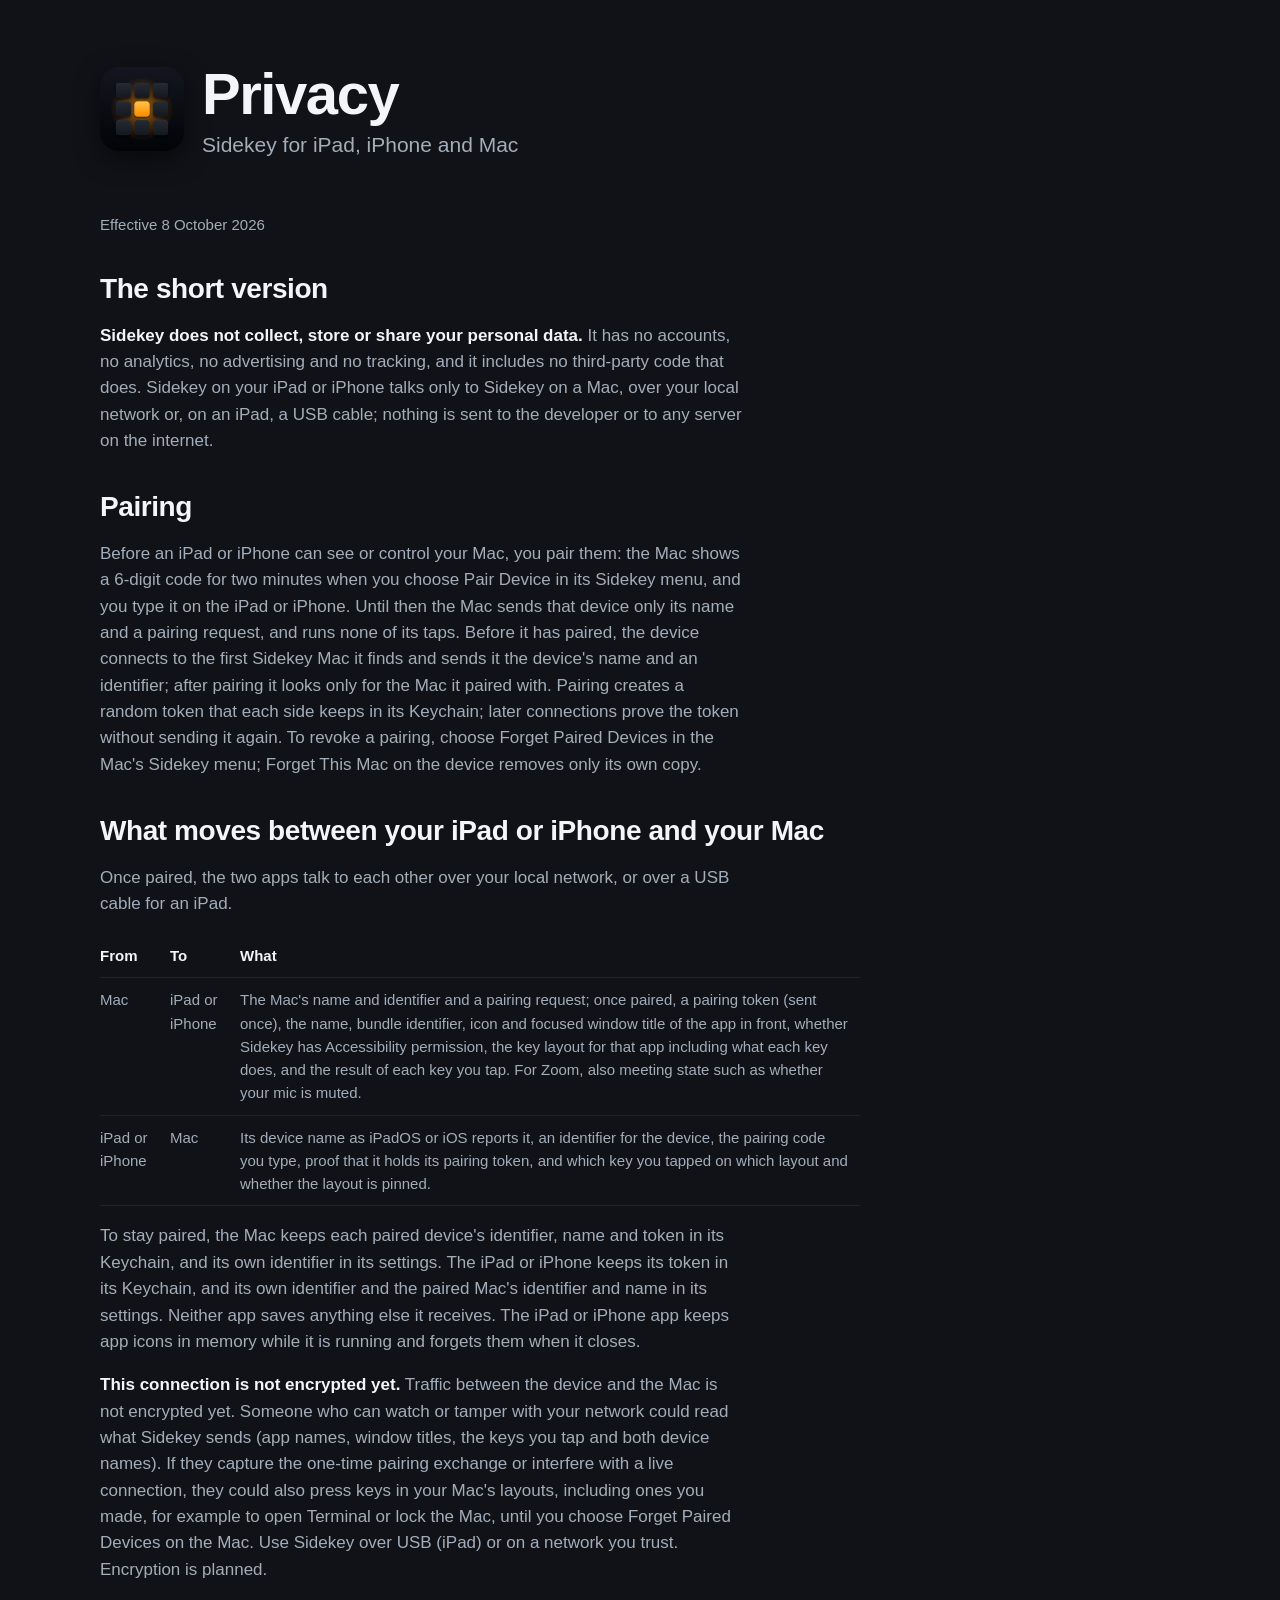
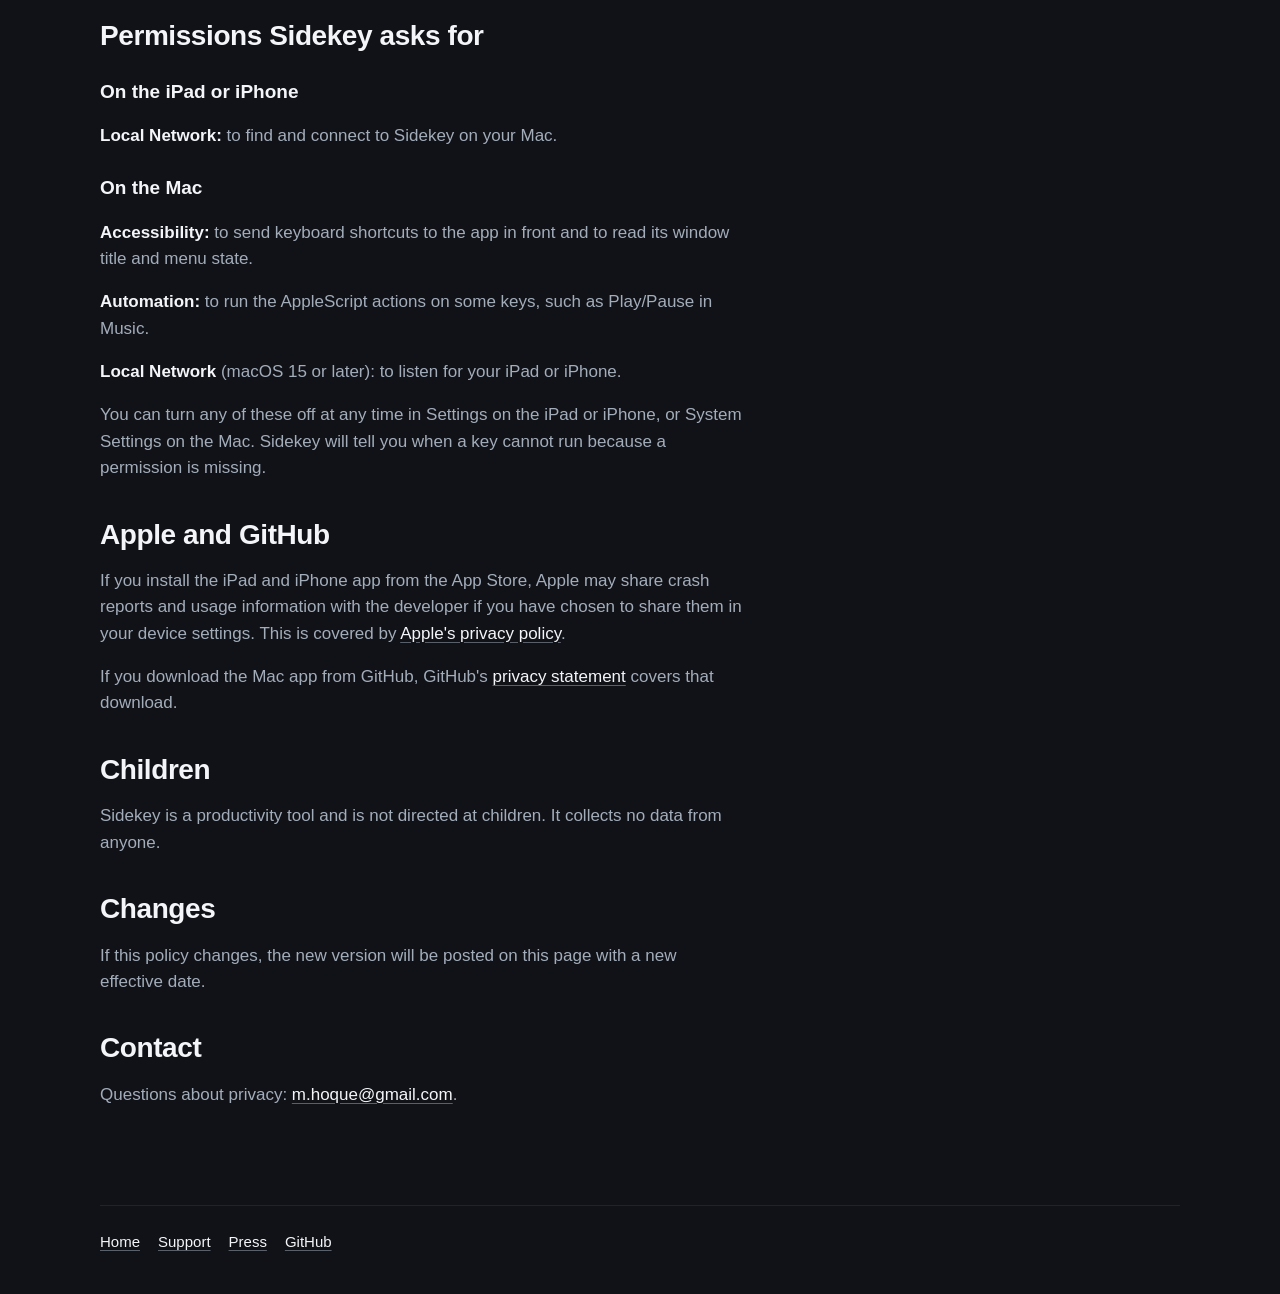
<file: docs/privacy.html>
<!doctype html>
<html lang="en">
<head>
  <meta charset="utf-8">
  <meta name="viewport" content="width=device-width, initial-scale=1">
  <title>Sidekey privacy policy</title>
  <meta name="description" content="Sidekey does not collect your data. What moves between your iPad or iPhone and Mac, and the permissions Sidekey asks for.">
  <link rel="icon" href="favicon.png">
  <link rel="stylesheet" href="style.css">
</head>
<body>
  <div class="wrap">
    <header class="masthead">
      <a href="index.html"><img src="icon.png" alt="Sidekey home" width="84" height="84"></a>
      <div>
        <h1>Privacy</h1>
        <p>Sidekey for iPad, iPhone and Mac</p>
      </div>
    </header>

    <main class="doc">
      <p class="updated">Effective 8 October 2026</p>

      <h2>The short version</h2>
      <p><strong>Sidekey does not collect, store or share your personal data.</strong> It has no accounts, no analytics, no advertising and no tracking, and it includes no third-party code that does. Sidekey on your iPad or iPhone talks only to Sidekey on a Mac, over your local network or, on an iPad, a USB cable; nothing is sent to the developer or to any server on the internet.</p>

      <h2>Pairing</h2>
      <p>Before an iPad or iPhone can see or control your Mac, you pair them: the Mac shows a 6-digit code for two minutes when you choose Pair Device in its Sidekey menu, and you type it on the iPad or iPhone. Until then the Mac sends that device only its name and a pairing request, and runs none of its taps. Before it has paired, the device connects to the first Sidekey Mac it finds and sends it the device's name and an identifier; after pairing it looks only for the Mac it paired with. Pairing creates a random token that each side keeps in its Keychain; later connections prove the token without sending it again. To revoke a pairing, choose Forget Paired Devices in the Mac's Sidekey menu; Forget This Mac on the device removes only its own copy.</p>

      <h2>What moves between your iPad or iPhone and your Mac</h2>
      <p>Once paired, the two apps talk to each other over your local network, or over a USB cable for an iPad.</p>
      <table>
        <thead><tr><th>From</th><th>To</th><th>What</th></tr></thead>
        <tbody>
          <tr><td>Mac</td><td>iPad or iPhone</td><td>The Mac's name and identifier and a pairing request; once paired, a pairing token (sent once), the name, bundle identifier, icon and focused window title of the app in front, whether Sidekey has Accessibility permission, the key layout for that app including what each key does, and the result of each key you tap. For Zoom, also meeting state such as whether your mic is muted.</td></tr>
          <tr><td>iPad or iPhone</td><td>Mac</td><td>Its device name as iPadOS or iOS reports it, an identifier for the device, the pairing code you type, proof that it holds its pairing token, and which key you tapped on which layout and whether the layout is pinned.</td></tr>
        </tbody>
      </table>
      <p>To stay paired, the Mac keeps each paired device's identifier, name and token in its Keychain, and its own identifier in its settings. The iPad or iPhone keeps its token in its Keychain, and its own identifier and the paired Mac's identifier and name in its settings. Neither app saves anything else it receives. The iPad or iPhone app keeps app icons in memory while it is running and forgets them when it closes.</p>
      <p><strong>This connection is not encrypted yet.</strong> Traffic between the device and the Mac is not encrypted yet. Someone who can watch or tamper with your network could read what Sidekey sends (app names, window titles, the keys you tap and both device names). If they capture the one-time pairing exchange or interfere with a live connection, they could also press keys in your Mac's layouts, including ones you made, for example to open Terminal or lock the Mac, until you choose Forget Paired Devices on the Mac. Use Sidekey over USB (iPad) or on a network you trust. Encryption is planned.</p>

      <h2>Permissions Sidekey asks for</h2>
      <h3>On the iPad or iPhone</h3>
      <p><strong>Local Network:</strong> to find and connect to Sidekey on your Mac.</p>
      <h3>On the Mac</h3>
      <p><strong>Accessibility:</strong> to send keyboard shortcuts to the app in front and to read its window title and menu state.</p>
      <p><strong>Automation:</strong> to run the AppleScript actions on some keys, such as Play/Pause in Music.</p>
      <p><strong>Local Network</strong> (macOS 15 or later): to listen for your iPad or iPhone.</p>
      <p>You can turn any of these off at any time in Settings on the iPad or iPhone, or System Settings on the Mac. Sidekey will tell you when a key cannot run because a permission is missing.</p>

      <h2>Apple and GitHub</h2>
      <p>If you install the iPad and iPhone app from the App Store, Apple may share crash reports and usage information with the developer if you have chosen to share them in your device settings. This is covered by <a href="https://www.apple.com/legal/privacy/">Apple's privacy policy</a>.</p>
      <p>If you download the Mac app from GitHub, GitHub's <a href="https://docs.github.com/en/site-policy/privacy-policies/github-general-privacy-statement">privacy statement</a> covers that download.</p>

      <h2>Children</h2>
      <p>Sidekey is a productivity tool and is not directed at children. It collects no data from anyone.</p>

      <h2>Changes</h2>
      <p>If this policy changes, the new version will be posted on this page with a new effective date.</p>

      <h2>Contact</h2>
      <p>Questions about privacy: <a href="mailto:m.hoque@gmail.com">m.hoque@gmail.com</a>.</p>
    </main>

    <footer>
      <nav aria-label="Footer">
        <a href="index.html">Home</a>
        <a href="support.html">Support</a>
        <a href="press.html">Press</a>
        <a href="https://github.com/hoquem/sidekey">GitHub</a>
      </nav>
    </footer>
  </div>
</body>
</html>
</file>
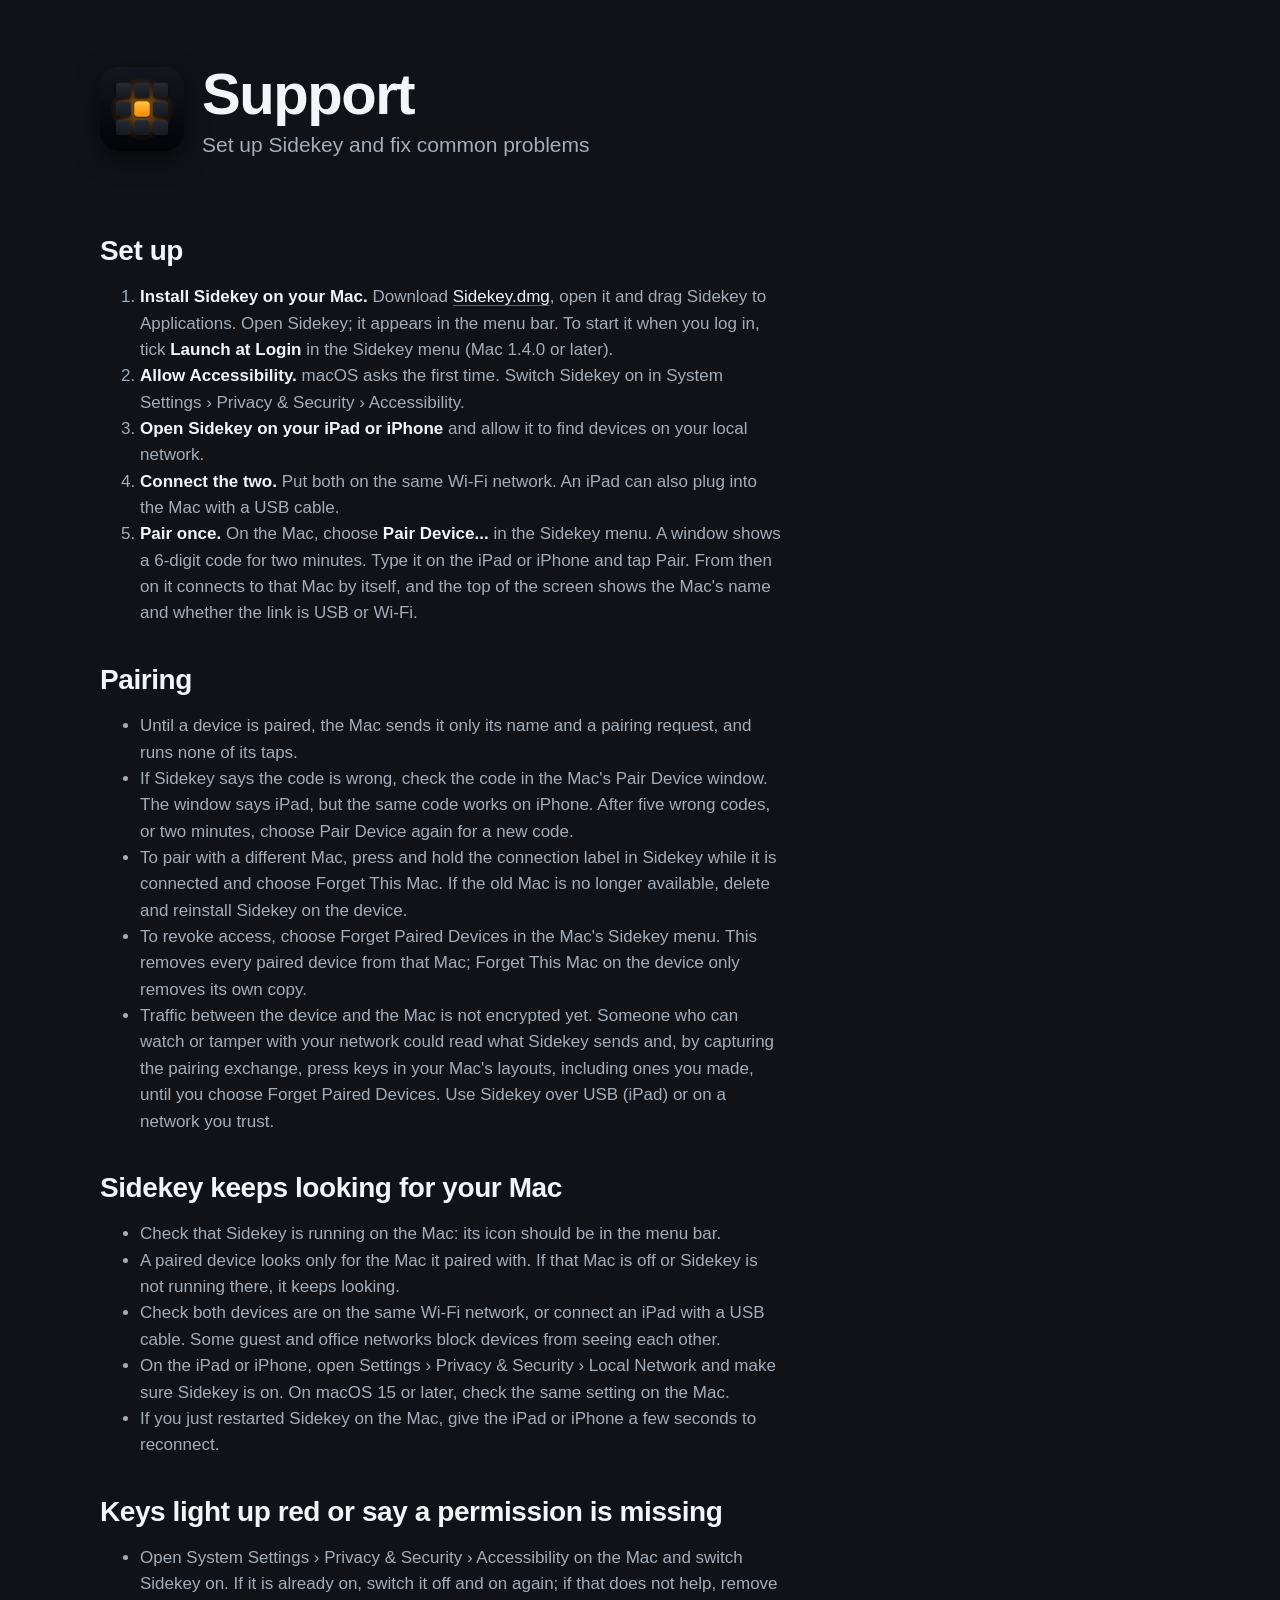
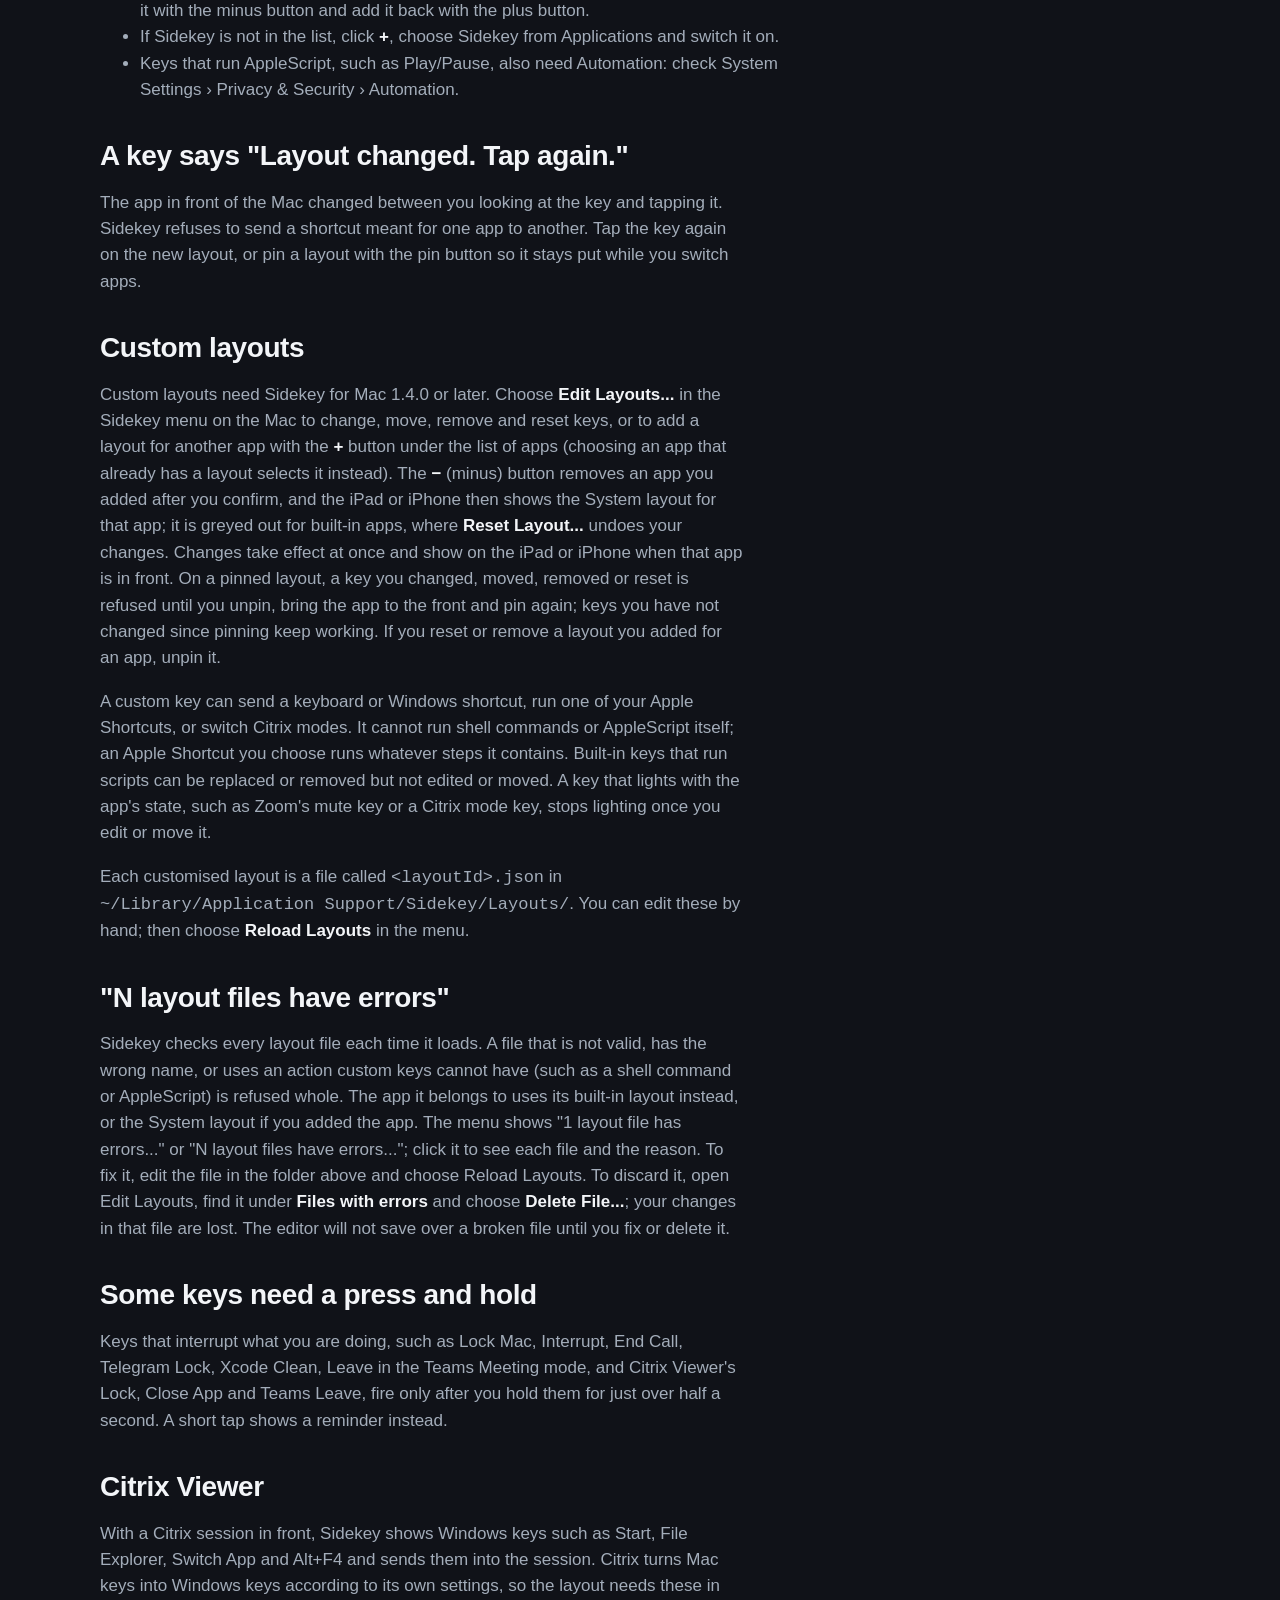
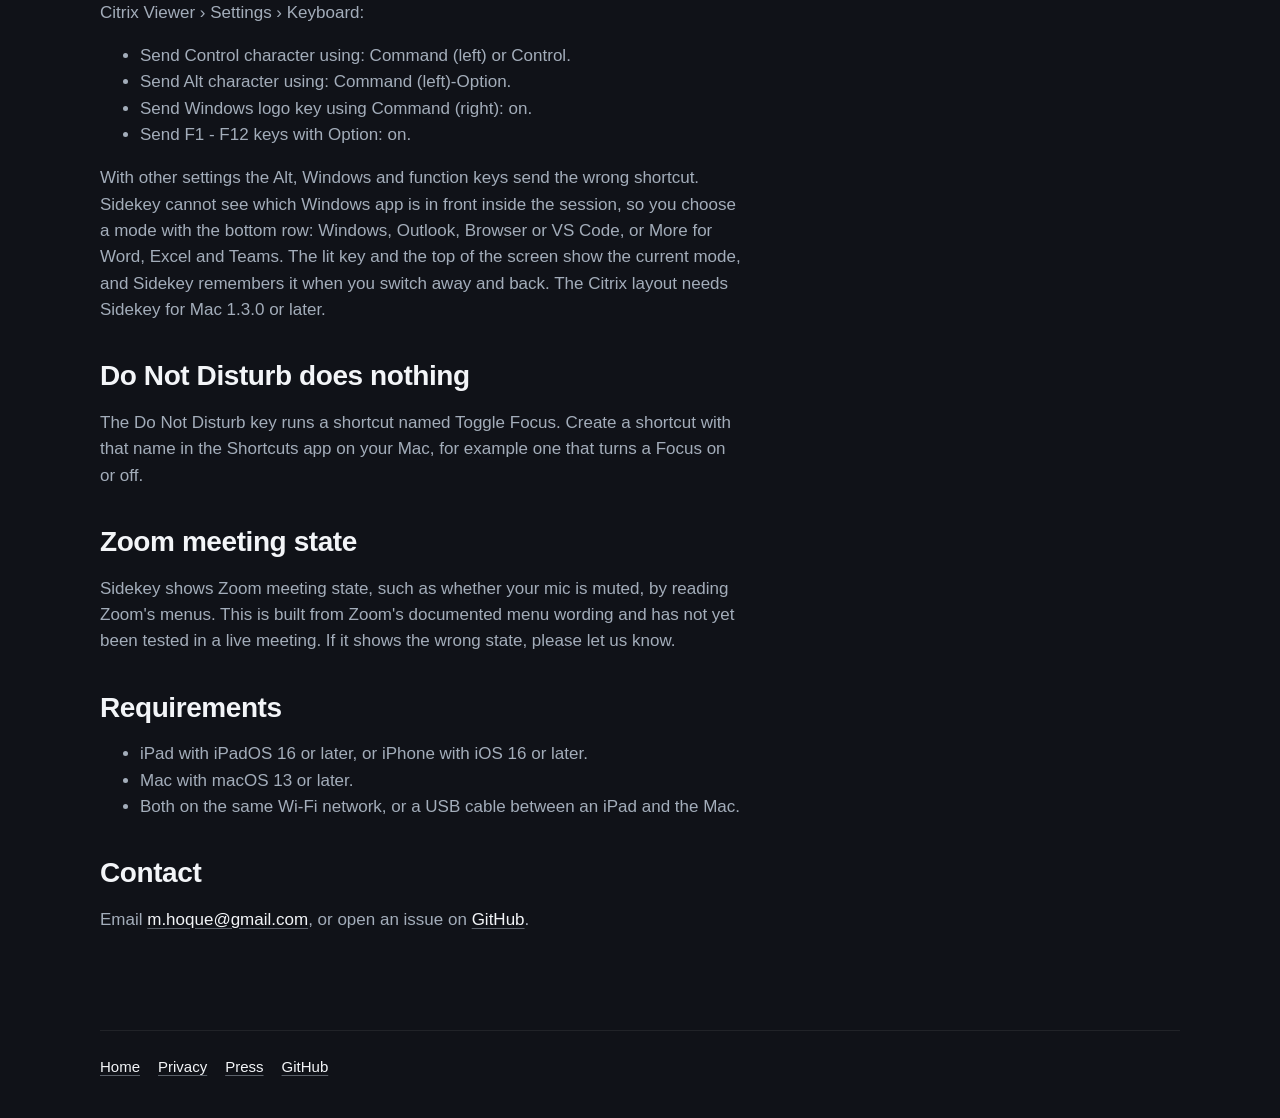
<file: docs/support.html>
<!doctype html>
<html lang="en">
<head>
  <meta charset="utf-8">
  <meta name="viewport" content="width=device-width, initial-scale=1">
  <title>Sidekey support</title>
  <meta name="description" content="Set up Sidekey on your iPad or iPhone and Mac, fix connection and permission problems, and get in touch.">
  <link rel="icon" href="favicon.png">
  <link rel="stylesheet" href="style.css">
</head>
<body>
  <div class="wrap">
    <header class="masthead">
      <a href="index.html"><img src="icon.png" alt="Sidekey home" width="84" height="84"></a>
      <div>
        <h1>Support</h1>
        <p>Set up Sidekey and fix common problems</p>
      </div>
    </header>

    <main class="doc">
      <h2>Set up</h2>
      <ol>
        <li><strong>Install Sidekey on your Mac.</strong> Download <a href="https://github.com/hoquem/sidekey/releases/latest/download/Sidekey.dmg">Sidekey.dmg</a>, open it and drag Sidekey to Applications. Open Sidekey; it appears in the menu bar. To start it when you log in, tick <strong>Launch at Login</strong> in the Sidekey menu (Mac 1.4.0 or later).</li>
        <li><strong>Allow Accessibility.</strong> macOS asks the first time. Switch Sidekey on in System Settings › Privacy &amp; Security › Accessibility.</li>
        <li><strong>Open Sidekey on your iPad or iPhone</strong> and allow it to find devices on your local network.</li>
        <li><strong>Connect the two.</strong> Put both on the same Wi-Fi network. An iPad can also plug into the Mac with a USB cable.</li>
        <li><strong>Pair once.</strong> On the Mac, choose <strong>Pair Device...</strong> in the Sidekey menu. A window shows a 6-digit code for two minutes. Type it on the iPad or iPhone and tap Pair. From then on it connects to that Mac by itself, and the top of the screen shows the Mac's name and whether the link is USB or Wi-Fi.</li>
      </ol>

      <h2>Pairing</h2>
      <ul>
        <li>Until a device is paired, the Mac sends it only its name and a pairing request, and runs none of its taps.</li>
        <li>If Sidekey says the code is wrong, check the code in the Mac's Pair Device window. The window says iPad, but the same code works on iPhone. After five wrong codes, or two minutes, choose Pair Device again for a new code.</li>
        <li>To pair with a different Mac, press and hold the connection label in Sidekey while it is connected and choose Forget This Mac. If the old Mac is no longer available, delete and reinstall Sidekey on the device.</li>
        <li>To revoke access, choose Forget Paired Devices in the Mac's Sidekey menu. This removes every paired device from that Mac; Forget This Mac on the device only removes its own copy.</li>
        <li>Traffic between the device and the Mac is not encrypted yet. Someone who can watch or tamper with your network could read what Sidekey sends and, by capturing the pairing exchange, press keys in your Mac's layouts, including ones you made, until you choose Forget Paired Devices. Use Sidekey over USB (iPad) or on a network you trust.</li>
      </ul>

      <h2>Sidekey keeps looking for your Mac</h2>
      <ul>
        <li>Check that Sidekey is running on the Mac: its icon should be in the menu bar.</li>
        <li>A paired device looks only for the Mac it paired with. If that Mac is off or Sidekey is not running there, it keeps looking.</li>
        <li>Check both devices are on the same Wi-Fi network, or connect an iPad with a USB cable. Some guest and office networks block devices from seeing each other.</li>
        <li>On the iPad or iPhone, open Settings › Privacy &amp; Security › Local Network and make sure Sidekey is on. On macOS 15 or later, check the same setting on the Mac.</li>
        <li>If you just restarted Sidekey on the Mac, give the iPad or iPhone a few seconds to reconnect.</li>
      </ul>

      <h2>Keys light up red or say a permission is missing</h2>
      <ul>
        <li>Open System Settings › Privacy &amp; Security › Accessibility on the Mac and switch Sidekey on. If it is already on, switch it off and on again; if that does not help, remove it with the minus button and add it back with the plus button.</li>
        <li>If Sidekey is not in the list, click <strong>+</strong>, choose Sidekey from Applications and switch it on.</li>
        <li>Keys that run AppleScript, such as Play/Pause, also need Automation: check System Settings › Privacy &amp; Security › Automation.</li>
      </ul>

      <h2>A key says "Layout changed. Tap again."</h2>
      <p>The app in front of the Mac changed between you looking at the key and tapping it. Sidekey refuses to send a shortcut meant for one app to another. Tap the key again on the new layout, or pin a layout with the pin button so it stays put while you switch apps.</p>

      <h2>Custom layouts</h2>
      <p>Custom layouts need Sidekey for Mac 1.4.0 or later. Choose <strong>Edit Layouts...</strong> in the Sidekey menu on the Mac to change, move, remove and reset keys, or to add a layout for another app with the <strong>+</strong> button under the list of apps (choosing an app that already has a layout selects it instead). The <strong>−</strong> (minus) button removes an app you added after you confirm, and the iPad or iPhone then shows the System layout for that app; it is greyed out for built-in apps, where <strong>Reset Layout...</strong> undoes your changes. Changes take effect at once and show on the iPad or iPhone when that app is in front. On a pinned layout, a key you changed, moved, removed or reset is refused until you unpin, bring the app to the front and pin again; keys you have not changed since pinning keep working. If you reset or remove a layout you added for an app, unpin it.</p>
      <p>A custom key can send a keyboard or Windows shortcut, run one of your Apple Shortcuts, or switch Citrix modes. It cannot run shell commands or AppleScript itself; an Apple Shortcut you choose runs whatever steps it contains. Built-in keys that run scripts can be replaced or removed but not edited or moved. A key that lights with the app's state, such as Zoom's mute key or a Citrix mode key, stops lighting once you edit or move it.</p>
      <p>Each customised layout is a file called <code>&lt;layoutId&gt;.json</code> in <code>~/Library/Application Support/Sidekey/Layouts/</code>. You can edit these by hand; then choose <strong>Reload Layouts</strong> in the menu.</p>

      <h2>"N layout files have errors"</h2>
      <p>Sidekey checks every layout file each time it loads. A file that is not valid, has the wrong name, or uses an action custom keys cannot have (such as a shell command or AppleScript) is refused whole. The app it belongs to uses its built-in layout instead, or the System layout if you added the app. The menu shows "1 layout file has errors..." or "N layout files have errors..."; click it to see each file and the reason. To fix it, edit the file in the folder above and choose Reload Layouts. To discard it, open Edit Layouts, find it under <strong>Files with errors</strong> and choose <strong>Delete File...</strong>; your changes in that file are lost. The editor will not save over a broken file until you fix or delete it.</p>

      <h2>Some keys need a press and hold</h2>
      <p>Keys that interrupt what you are doing, such as Lock Mac, Interrupt, End Call, Telegram Lock, Xcode Clean, Leave in the Teams Meeting mode, and Citrix Viewer's Lock, Close App and Teams Leave, fire only after you hold them for just over half a second. A short tap shows a reminder instead.</p>

      <h2>Citrix Viewer</h2>
      <p>With a Citrix session in front, Sidekey shows Windows keys such as Start, File Explorer, Switch App and Alt+F4 and sends them into the session. Citrix turns Mac keys into Windows keys according to its own settings, so the layout needs these in Citrix Viewer › Settings › Keyboard:</p>
      <ul>
        <li>Send Control character using: Command (left) or Control.</li>
        <li>Send Alt character using: Command (left)-Option.</li>
        <li>Send Windows logo key using Command (right): on.</li>
        <li>Send F1 - F12 keys with Option: on.</li>
      </ul>
      <p>With other settings the Alt, Windows and function keys send the wrong shortcut. Sidekey cannot see which Windows app is in front inside the session, so you choose a mode with the bottom row: Windows, Outlook, Browser or VS Code, or More for Word, Excel and Teams. The lit key and the top of the screen show the current mode, and Sidekey remembers it when you switch away and back. The Citrix layout needs Sidekey for Mac 1.3.0 or later.</p>

      <h2>Do Not Disturb does nothing</h2>
      <p>The Do Not Disturb key runs a shortcut named Toggle Focus. Create a shortcut with that name in the Shortcuts app on your Mac, for example one that turns a Focus on or off.</p>

      <h2>Zoom meeting state</h2>
      <p>Sidekey shows Zoom meeting state, such as whether your mic is muted, by reading Zoom's menus. This is built from Zoom's documented menu wording and has not yet been tested in a live meeting. If it shows the wrong state, please let us know.</p>

      <h2>Requirements</h2>
      <ul>
        <li>iPad with iPadOS 16 or later, or iPhone with iOS 16 or later.</li>
        <li>Mac with macOS 13 or later.</li>
        <li>Both on the same Wi-Fi network, or a USB cable between an iPad and the Mac.</li>
      </ul>

      <h2>Contact</h2>
      <p>Email <a href="mailto:m.hoque@gmail.com">m.hoque@gmail.com</a>, or open an issue on <a href="https://github.com/hoquem/sidekey/issues">GitHub</a>.</p>
    </main>

    <footer>
      <nav aria-label="Footer">
        <a href="index.html">Home</a>
        <a href="privacy.html">Privacy</a>
        <a href="press.html">Press</a>
        <a href="https://github.com/hoquem/sidekey">GitHub</a>
      </nav>
    </footer>
  </div>
</body>
</html>
</file>
<file: docs/style.css>
/* Sidekey site. Tokens mirror the app's DeckTheme (see DESIGN.md): a graphite deck plate,
   raised graphite keycaps, colour reserved for meaning, one amber "lit" signal. */
:root {
  color-scheme: dark;
  --plate: #101218;
  --well: #0a0c0f;
  --cap-top: #24272e;
  --cap-bottom: #1a1d23;
  --cap-pressed: #14161b;
  --raised: #22262d;
  --hairline: rgba(255, 255, 255, 0.07);
  --label: #f3f5f8;
  --secondary: #a3adba;
  --lit: #ffb020;
  --failure: #ff7a7a;
  --navigate: #cbd5e1;
  --create: #7ab4ff;
  --run: #5ee38e;
  --modify: #c9a8ff;

  --font: -apple-system, BlinkMacSystemFont, "SF Pro Text", "Helvetica Neue", Arial, sans-serif;
  --font-display: -apple-system, BlinkMacSystemFont, "SF Pro Display", "Helvetica Neue", Arial, sans-serif;
  --gap: clamp(10px, 1.6vw, 16px);
  --measure: 68ch;
}

* { box-sizing: border-box; }

html { background: var(--plate); }

body {
  margin: 0;
  background: var(--plate);
  color: var(--label);
  font-family: var(--font);
  font-size: 17px;
  font-weight: 400;
  line-height: 1.55;
  -webkit-font-smoothing: antialiased;
}

::selection { background: rgba(255, 176, 32, 0.35); color: var(--label); }

a { color: var(--label); text-decoration-color: rgba(163, 173, 186, 0.5); text-underline-offset: 3px; }
a:hover { text-decoration-color: var(--label); }
:focus-visible { outline: 2px solid var(--lit); outline-offset: 3px; border-radius: 6px; }

.wrap { width: min(1080px, 100% - 32px); margin-inline: auto; }

/* Header */
.masthead { display: flex; align-items: center; gap: 18px; padding: clamp(28px, 6vw, 64px) 0 clamp(20px, 4vw, 36px); }
.masthead img { width: clamp(56px, 9vw, 84px); height: auto; border-radius: 22%; box-shadow: 0 8px 24px rgba(0, 0, 0, 0.5); }
.masthead h1 { margin: 0; font-family: var(--font-display); font-size: clamp(34px, 6vw, 58px); font-weight: 700; line-height: 1.02; letter-spacing: -0.025em; }
.masthead p { margin: 6px 0 0; color: var(--secondary); font-size: clamp(17px, 2.2vw, 21px); }
.masthead a { text-decoration: none; }

/* The deck: the page's navigation, laid out like the app (5 x 3, or 3 x 5 when narrow). */
.deck {
  display: grid;
  grid-template-columns: repeat(5, minmax(0, 1fr));
  gap: var(--gap);
  padding: clamp(12px, 1.8vw, 18px);
  margin: 0;
  list-style: none;
  border-radius: 22px;
  background: var(--well);
  box-shadow: inset 0 0 0 1px var(--hairline);
}

.key {
  position: relative;
  display: flex;
  flex-direction: column;
  align-items: center;
  justify-content: center;
  gap: 6px;
  aspect-ratio: 1 / 0.86;
  padding: 10px;
  border-radius: 16%;
  background: linear-gradient(var(--cap-top), var(--cap-bottom));
  box-shadow: inset 0 0 0 1px var(--hairline), 0 5px 10px rgba(0, 0, 0, 0.45);
  color: var(--label);
  text-align: center;
  text-decoration: none;
  transition: transform 120ms ease-out, box-shadow 350ms ease-out, background 120ms ease-out;
}
.key:hover { box-shadow: inset 0 0 0 1px rgba(255, 255, 255, 0.14), 0 5px 10px rgba(0, 0, 0, 0.45); }
.key:active { transform: scale(0.965); background: var(--cap-pressed); box-shadow: inset 0 0 0 1px var(--hairline), 0 1px 2px rgba(0, 0, 0, 0.2); }
.key svg { width: clamp(22px, 3.2vw, 34px); height: auto; stroke: currentColor; fill: none; stroke-width: 1.8; stroke-linecap: round; stroke-linejoin: round; }
.key .name { overflow-wrap: anywhere; font-weight: 600; font-size: clamp(13px, 1.6vw, 16px); line-height: 1.2; }
.key .hint { color: var(--secondary); font-size: clamp(11px, 1.2vw, 12px); font-weight: 500; }

.key[data-role="navigate"] svg { color: var(--navigate); }
.key[data-role="create"] svg { color: var(--create); }
.key[data-role="run"] svg { color: var(--run); }
.key[data-role="modify"] svg { color: var(--modify); }

/* Pending: the faint amber edge a key shows while it is being chosen (the app's tap state). */
.key.pending { box-shadow: inset 0 0 0 1px rgba(255, 176, 32, 0.45), 0 0 8px rgba(255, 176, 32, 0.2), 0 5px 10px rgba(0, 0, 0, 0.45); }

/* Lit: the selected key, and the download key at rest. Amber means "this one". */
.key.lit, .key[aria-current="true"] {
  box-shadow: inset 0 0 0 2px var(--lit), 0 0 18px rgba(255, 176, 32, 0.45), 0 5px 10px rgba(0, 0, 0, 0.45);
}
.key.lit svg, .key[aria-current="true"] svg { color: var(--lit); }


/* Panels below the deck. Without JavaScript every panel shows, stacked. */
.panels { margin: clamp(28px, 5vw, 48px) 0 clamp(40px, 8vw, 80px); }
.panel { padding-block: 8px 28px; }
.js .panel { display: none; }
.js .panel.shown { display: block; animation: rise 260ms cubic-bezier(0.2, 0.7, 0.2, 1); }
@keyframes rise { from { opacity: 0; transform: translateY(6px); } to { opacity: 1; transform: none; } }

.panel h2 { margin: 0 0 12px; font-family: var(--font-display); font-size: clamp(26px, 3.6vw, 34px); font-weight: 700; line-height: 1.15; letter-spacing: -0.02em; }
.panel p, .panel li { max-width: var(--measure); }
.panel p { margin: 0 0 14px; color: var(--secondary); }
.panel p strong, .panel li strong { color: var(--label); font-weight: 600; }
.panel ol, .panel ul { padding-left: 1.2em; color: var(--secondary); }
.panel li { margin-bottom: 8px; }

/* Buttons are keycaps too; the primary one is the lit key. */
.button {
  display: inline-flex; align-items: center; gap: 10px;
  min-height: 48px; padding: 12px 22px;
  border-radius: 14px;
  background: linear-gradient(var(--cap-top), var(--cap-bottom));
  color: var(--label);
  font-weight: 700; text-decoration: none;
  box-shadow: inset 0 0 0 1px var(--hairline), 0 5px 10px rgba(0, 0, 0, 0.45);
  transition: transform 120ms ease-out;
}
.button:active { transform: scale(0.965); background: var(--cap-pressed); }
/* The lit edge only: the deck's lit key already carries the glow, and one bloom per action is enough. */
.button.primary { box-shadow: inset 0 0 0 2px var(--lit), 0 5px 10px rgba(0, 0, 0, 0.45); }
.button.primary svg { width: 20px; height: 20px; stroke: var(--lit); fill: none; stroke-width: 2; stroke-linecap: round; stroke-linejoin: round; }
.actions { display: flex; flex-wrap: wrap; gap: 12px; margin: 18px 0 8px; }
.note { font-size: 15px; }

/* A live mini deck inside an app panel, showing that app's real keys. */
.mini-deck { display: grid; grid-template-columns: repeat(5, minmax(0, 1fr)); gap: 10px; margin: 18px 0 10px; padding: 10px; border-radius: 18px; background: var(--well); box-shadow: inset 0 0 0 1px var(--hairline); }
.mini-key { display: flex; flex-direction: column; justify-content: center; align-items: center; gap: 2px; min-height: 72px; padding: 8px 6px; border-radius: 14px; background: linear-gradient(var(--cap-top), var(--cap-bottom)); box-shadow: inset 0 0 0 1px var(--hairline); text-align: center; }
.mini-key b { font-size: 13px; font-weight: 600; line-height: 1.2; }
.mini-key span { color: var(--secondary); font-size: 11px; }
.mini-key.empty { background: var(--well); box-shadow: inset 0 0 0 1px rgba(255, 255, 255, 0.035); }
.mini-key[data-role="navigate"] b { color: var(--navigate); }
.mini-key[data-role="danger"] b { color: var(--failure); }
.mini-key[data-role="run"] b { color: var(--run); }
.mini-key[data-role="create"] b { color: var(--create); }
.mini-key[data-role="modify"] b { color: var(--modify); }

/* Reading pages (privacy, support) */
.doc { padding-bottom: clamp(40px, 8vw, 80px); }
.doc h2 { margin: 36px 0 10px; font-family: var(--font-display); font-size: clamp(22px, 2.8vw, 28px); font-weight: 700; line-height: 1.2; letter-spacing: -0.015em; }
.doc h3 { margin: 24px 0 6px; font-size: 19px; font-weight: 600; }
.doc p, .doc li { max-width: var(--measure); color: var(--secondary); }
.doc strong { color: var(--label); font-weight: 600; }
.doc .updated { color: var(--secondary); font-size: 15px; }
.doc table { border-collapse: collapse; width: 100%; max-width: 760px; margin: 12px 0; font-size: 15px; }
.doc th, .doc td { text-align: left; vertical-align: top; padding: 10px 12px 10px 0; border-bottom: 1px solid var(--hairline); color: var(--secondary); }
.doc th { color: var(--label); font-weight: 600; }

footer { padding: 24px 0 40px; border-top: 1px solid var(--hairline); color: var(--secondary); font-size: 15px; }
footer nav { display: flex; flex-wrap: wrap; gap: 18px; }

@media (max-width: 720px) {
  body { font-size: 16px; }
  .deck { grid-template-columns: repeat(3, minmax(0, 1fr)); }
  .key { aspect-ratio: 1 / 0.92; }
  .mini-deck { grid-template-columns: repeat(3, minmax(0, 1fr)); }
}

@media (prefers-reduced-motion: reduce) {
  .key, .js .panel.shown { transition: none; animation: none; }
}

/* Press kit */
.doc .lede { font-size: clamp(18px, 2.2vw, 20px); color: var(--secondary); max-width: var(--measure); }
.doc .shots { list-style: none; padding: 0; margin: 16px 0; display: grid; grid-template-columns: repeat(auto-fill, minmax(min(220px, 100%), 1fr)); gap: var(--gap); max-width: none; }
.doc .shots li { max-width: none; display: flex; flex-direction: column; gap: 8px; font-size: 14px; }
.doc .shots img { display: block; width: 100%; height: auto; border-radius: 12px; border: 1px solid var(--hairline); background: var(--well); }
.doc .shots a:hover img { border-color: rgba(255, 176, 32, 0.6); }
.doc .icon-row { display: flex; align-items: center; gap: 16px; flex-wrap: wrap; }
.doc .icon-row img { border-radius: 22%; box-shadow: 0 8px 24px rgba(0, 0, 0, 0.5); }
</file>
